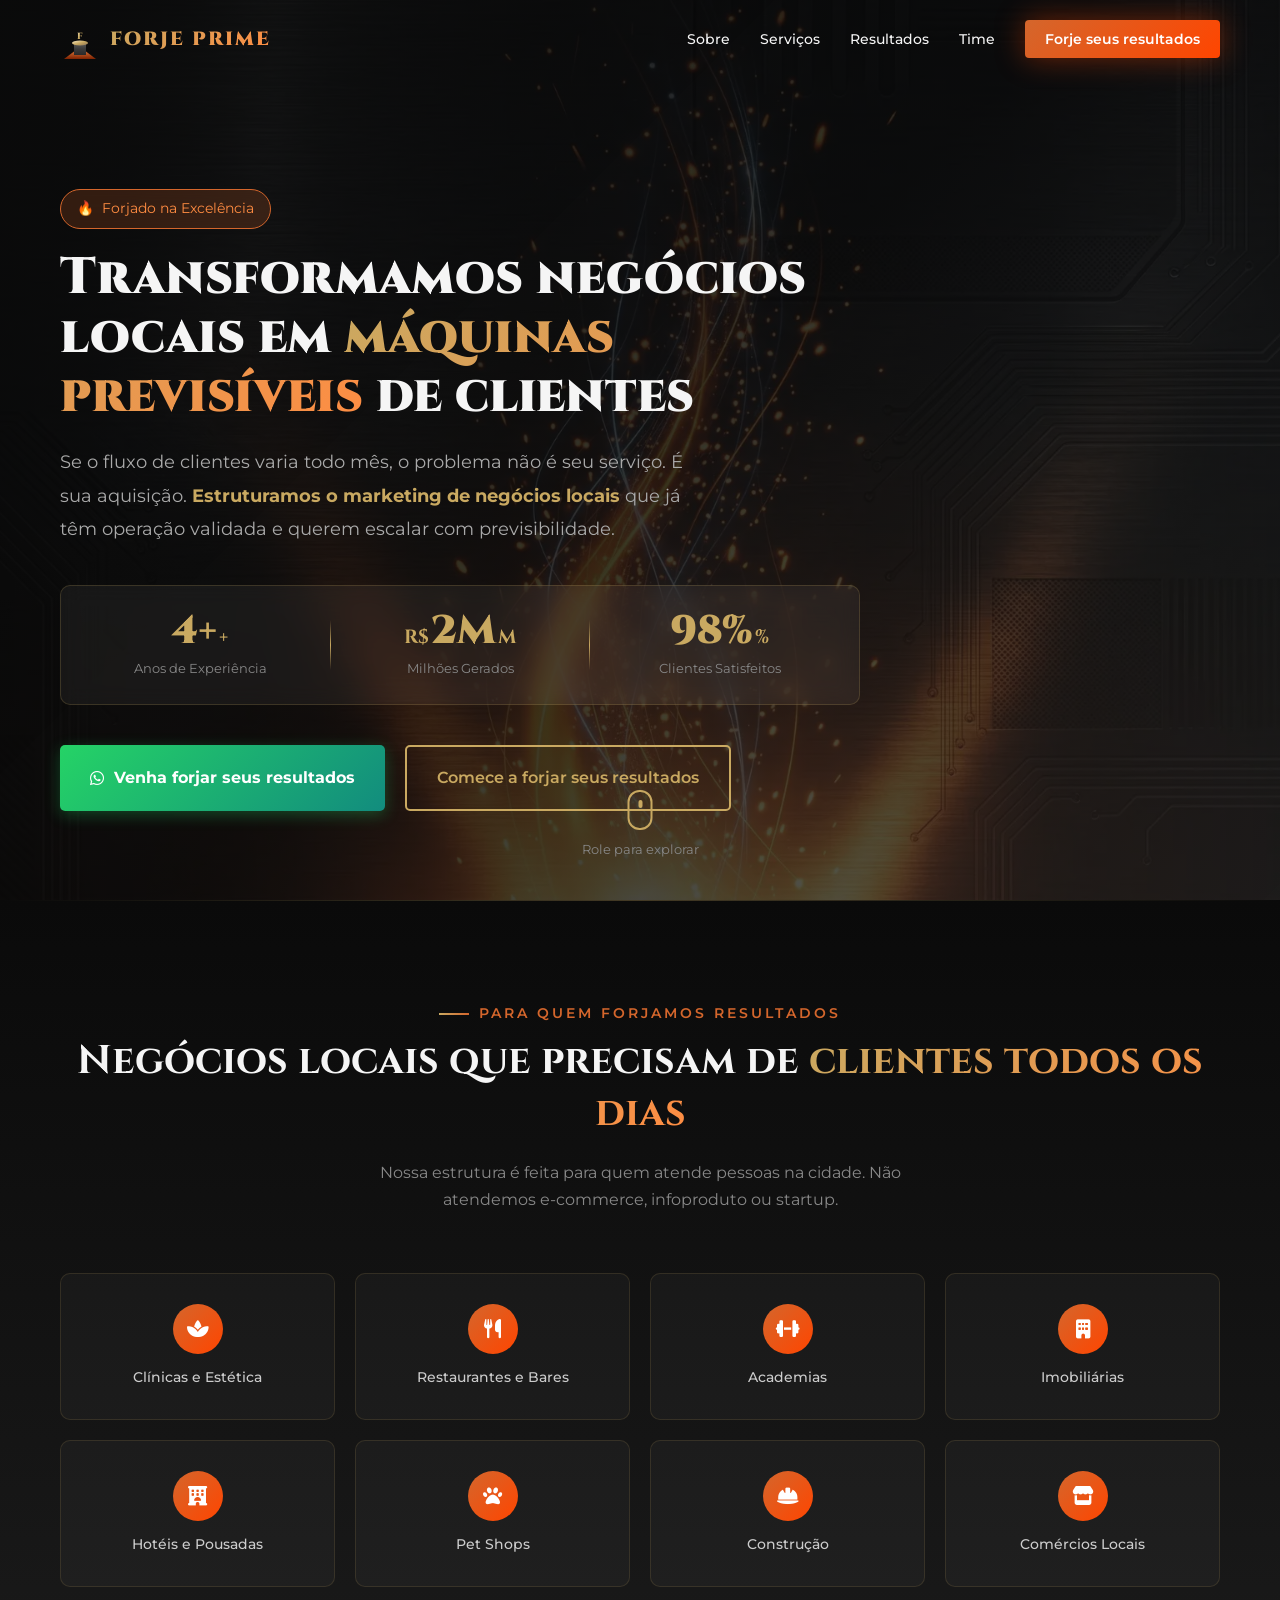
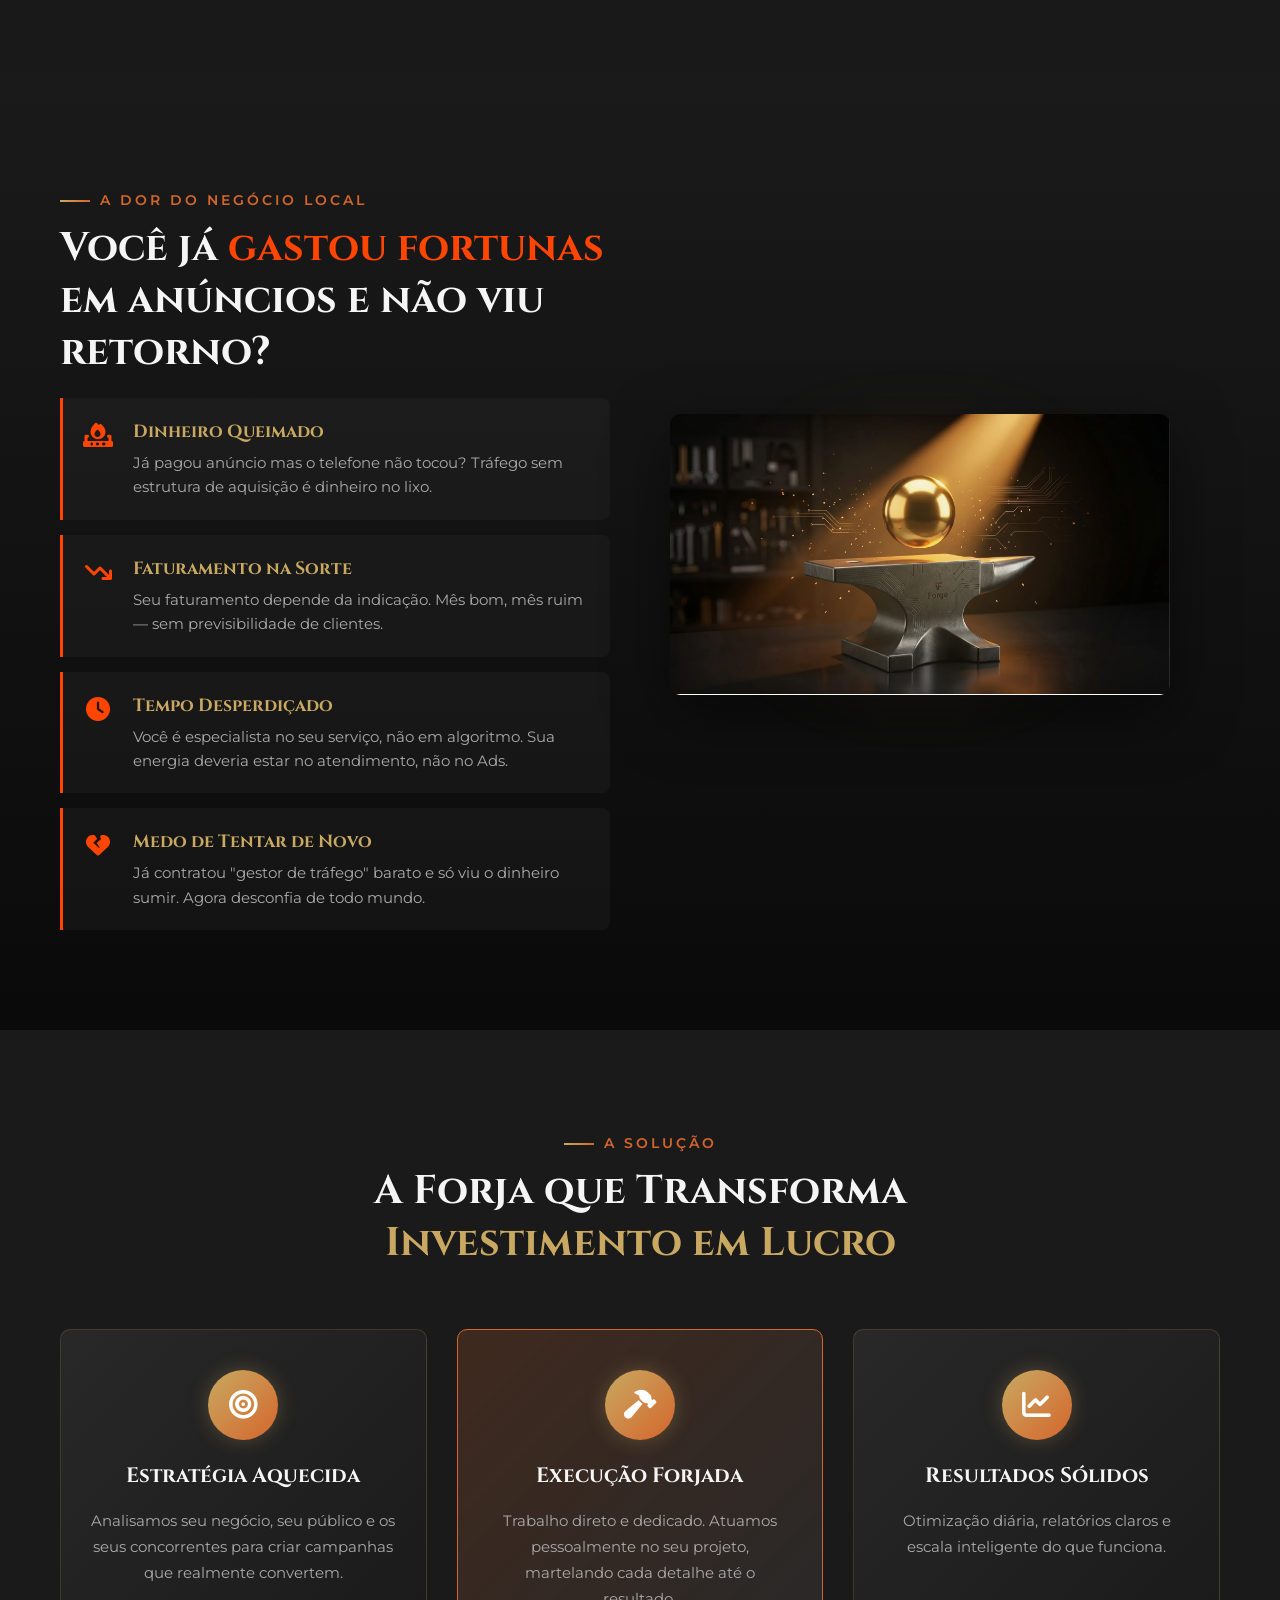
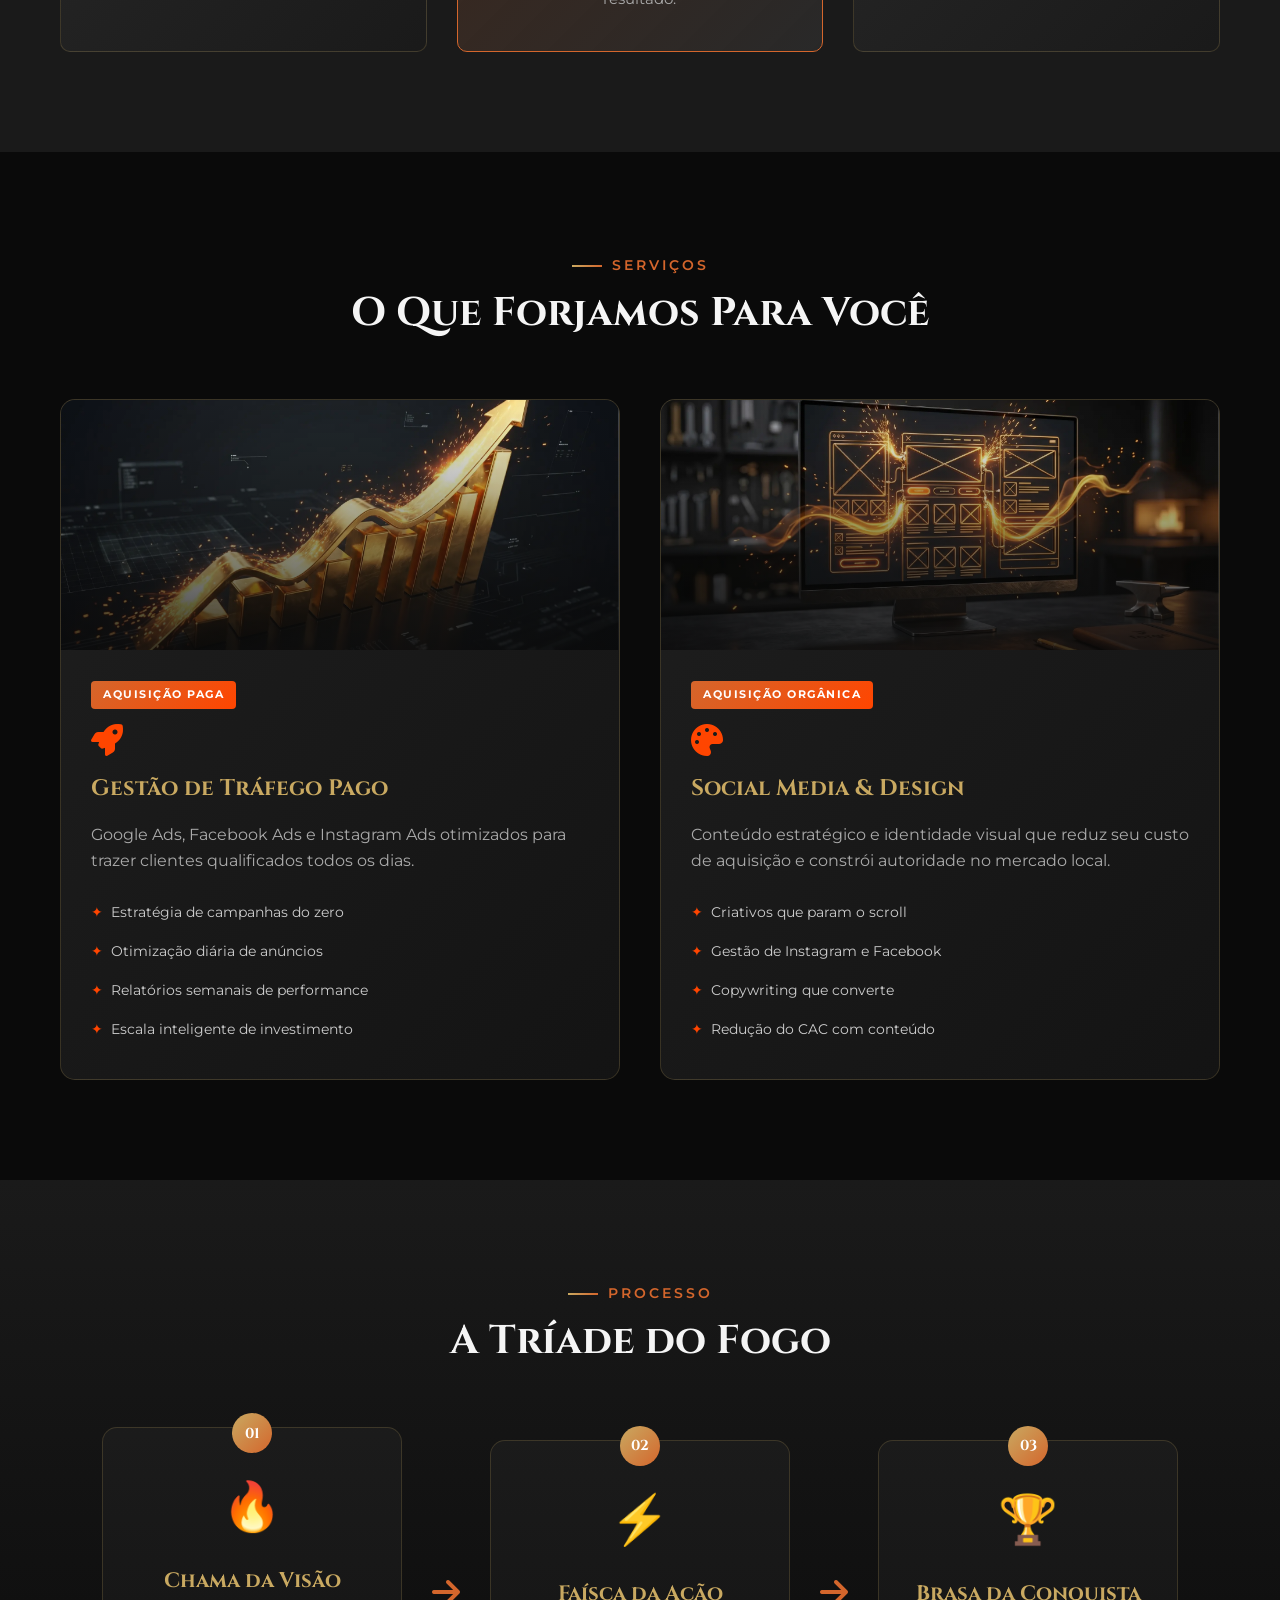
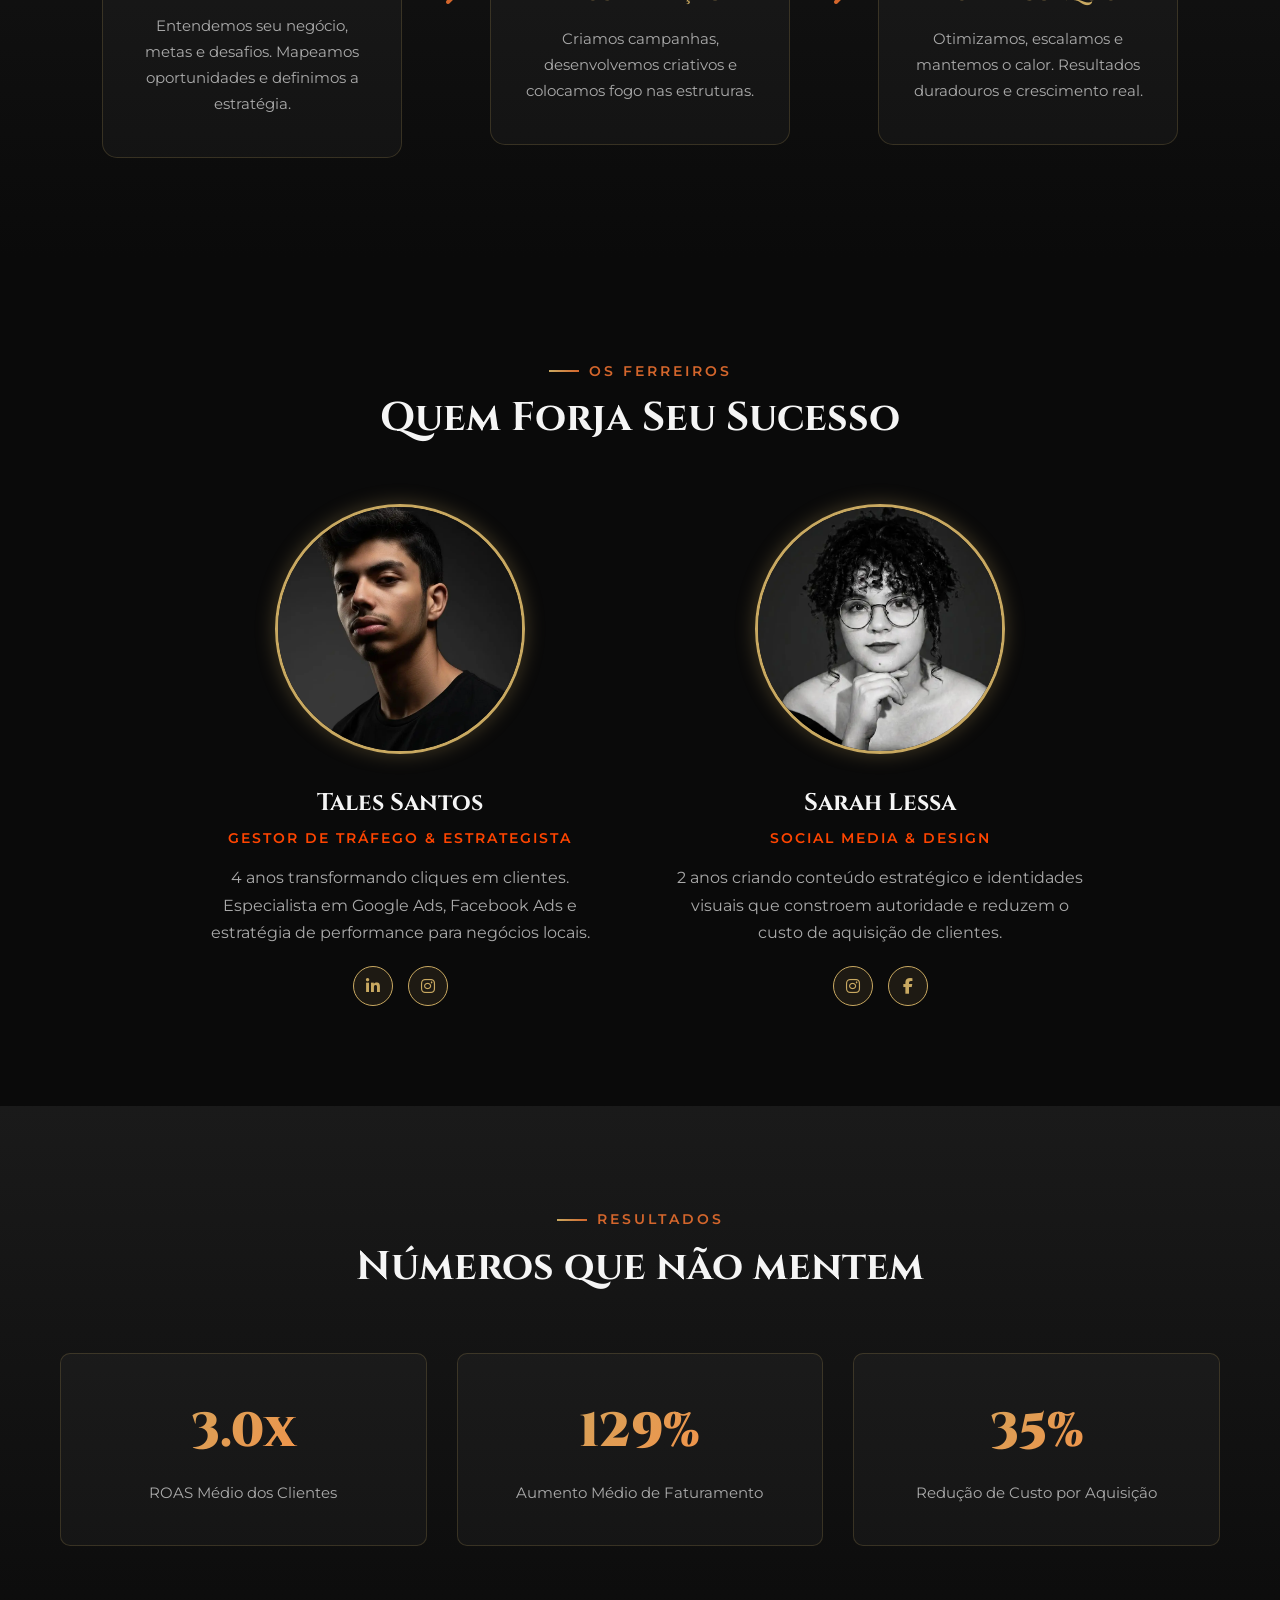
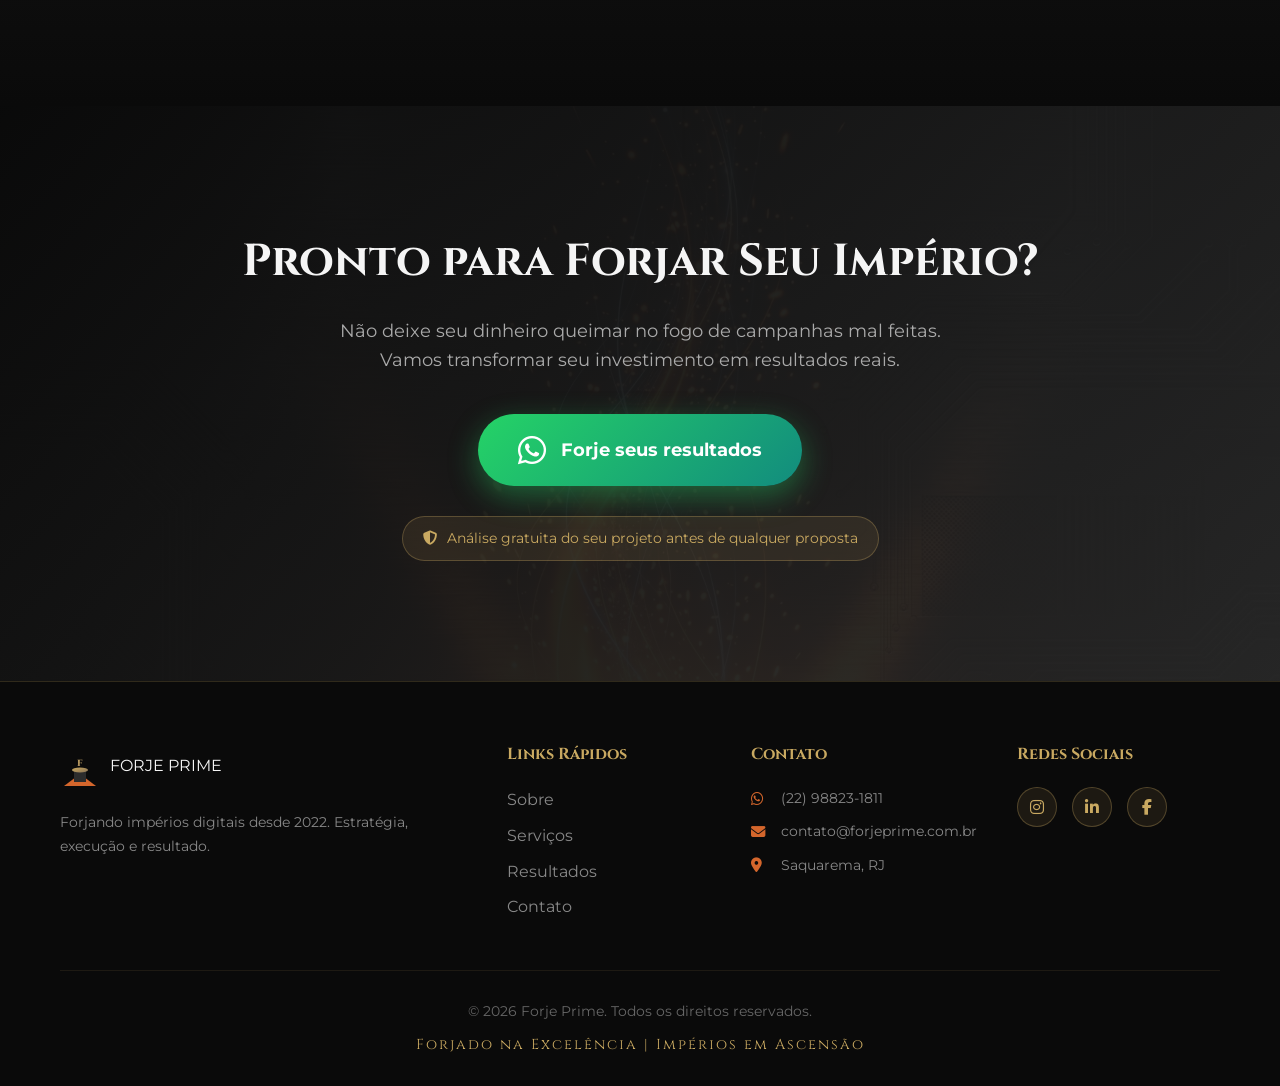
<file: index.html>
<!DOCTYPE html>
<html lang="pt-BR">
<head>
    <meta charset="UTF-8">
    <meta name="viewport" content="width=device-width, initial-scale=1.0, maximum-scale=1.0, user-scalable=no">
    <title>Forje Prime | Forjando Impérios</title>
    <meta name="description" content="Estruturamos o marketing de negócios locais para gerar clientes com previsibilidade. Tráfego pago, conteúdo estratégico e design que converte.">

    <!-- Preconnects críticos -->
    <link rel="preconnect" href="https://fonts.googleapis.com">
    <link rel="preconnect" href="https://fonts.gstatic.com" crossorigin>
    <link rel="preconnect" href="https://cdnjs.cloudflare.com" crossorigin>

    <!-- Fonts com display=swap -->
    <link href="https://fonts.googleapis.com/css2?family=Cinzel:wght@400;700;900&family=Montserrat:wght@300;400;600;800&family=Playfair+Display:ital,wght@0,700;1,700&display=swap" rel="stylesheet">

    <!-- Icons - async loading -->
    <link rel="preload" href="https://cdnjs.cloudflare.com/ajax/libs/font-awesome/6.4.0/css/all.min.css" as="style" onload="this.onload=null;this.rel='stylesheet'">
    <noscript><link rel="stylesheet" href="https://cdnjs.cloudflare.com/ajax/libs/font-awesome/6.4.0/css/all.min.css"></noscript>

    <!-- CSS - async loading (critical CSS is inlined below) -->
    <link rel="preload" href="style.css" as="style" onload="this.onload=null;this.rel='stylesheet'">
    <noscript><link rel="stylesheet" href="style.css"></noscript>

    <!-- Critical CSS inline -->
    <style>
        *,*::before,*::after{margin:0;padding:0;box-sizing:border-box}
        html{scroll-behavior:smooth;overflow-x:hidden}
        body{font-family:'Montserrat',sans-serif;background:#0A0A0A;color:#f5f5f5;line-height:1.6;overflow-x:hidden;opacity:0;animation:bodyFade .5s .1s forwards}
        @keyframes bodyFade{to{opacity:1}}
        .container{max-width:1200px;margin:0 auto;padding:0 20px}
        .navbar{position:fixed;top:0;width:100%;z-index:1000;padding:15px 0;background:transparent;transition:all .3s}
        .navbar.scrolled{background:rgba(10,10,10,.95);backdrop-filter:blur(10px);border-bottom:1px solid rgba(201,169,97,.2);padding:10px 0}
        .navbar .container{display:flex;justify-content:space-between;align-items:center}
        .logo{display:flex;align-items:center;gap:10px}
        .logo svg{width:40px;height:48px}
        .logo-text{font-family:'Cinzel',serif;font-weight:900;font-size:1.2rem;background:linear-gradient(135deg,#C9A961,#ff8c42);-webkit-background-clip:text;-webkit-text-fill-color:transparent;background-clip:text;letter-spacing:2px}
        .nav-links{display:flex;list-style:none;gap:30px;align-items:center}
        .nav-links a{color:#f5f5f5;text-decoration:none;font-weight:500;font-size:.9rem;transition:all .3s;position:relative}
        .nav-links a::after{content:'';position:absolute;bottom:-5px;left:0;width:0;height:2px;background:linear-gradient(90deg,#C9A961,#FF4500);transition:all .3s}
        .nav-links a:hover::after{width:100%}
        .nav-links a:hover{color:#C9A961}
        .nav-cta{background:linear-gradient(135deg,#D4662C,#FF4500);padding:10px 20px!important;border-radius:4px;color:#fff!important;font-weight:600!important;box-shadow:0 0 30px rgba(255,69,0,.4)}
        .mobile-menu-btn{display:none;background:none;border:none;color:#C9A961;font-size:1.5rem;cursor:pointer}
        .hero{position:relative;min-height:100vh;display:flex;align-items:center;overflow:hidden}
        .hero-bg{position:absolute;top:0;left:0;width:100%;height:100%;z-index:-2}
        .hero-bg img{width:100%;height:100%;object-fit:cover;opacity:.6}
        .hero-overlay{position:absolute;top:0;left:0;width:100%;height:100%;background:linear-gradient(135deg,rgba(10,10,10,.9) 0%,rgba(10,10,10,.7) 50%,rgba(44,44,44,.5) 100%);z-index:-1}
        .hero-content{padding-top:100px;max-width:850px}
        .hero-tag{display:inline-flex;align-items:center;gap:8px;background:rgba(212,102,44,.2);border:1px solid #D4662C;padding:8px 16px;border-radius:50px;font-size:.85rem;color:#ff8c42;margin-bottom:20px;backdrop-filter:blur(10px)}
        .hero-title{font-family:'Cinzel',serif;font-size:3.2rem;font-weight:900;line-height:1.15;margin-bottom:20px;color:#f5f5f5}
        .hero-subtitle{font-size:1.15rem;color:#aaa;margin-bottom:30px;max-width:650px;line-height:1.8}
        .hero-subtitle strong{color:#C9A961}
        .hero-stats{display:flex;align-items:center;justify-content:space-around;gap:30px;margin:40px 0;padding:25px 40px;background:rgba(255,255,255,.05);border:1px solid rgba(201,169,97,.2);border-radius:10px;backdrop-filter:blur(10px);width:100%;max-width:800px}
        .stat-item{text-align:center;flex:1;display:flex;flex-direction:column;align-items:center}
        .stat-row{display:flex;align-items:baseline;justify-content:center;gap:2px;line-height:1}
        .stat-prefix,.stat-suffix{font-family:'Cinzel',serif;font-size:1.2rem;color:#C9A961;font-weight:700}
        .stat-number{font-family:'Cinzel',serif;font-size:2.5rem;font-weight:900;color:#C9A961;display:inline;line-height:1}
        .stat-label{font-size:.8rem;color:#888;margin-top:8px;display:block}
        .stat-divider{width:1px;height:50px;background:linear-gradient(to bottom,transparent,#C9A961,transparent);flex-shrink:0}
        .hero-cta{display:flex;gap:20px;margin-top:30px}
        .btn-primary{display:inline-flex;align-items:center;gap:10px;background:linear-gradient(135deg,#25D366,#128C7E);color:#fff;padding:18px 30px;border-radius:5px;text-decoration:none;font-weight:700;font-size:1rem;transition:all .3s;box-shadow:0 4px 15px rgba(37,211,102,.3);border:none;cursor:pointer}
        .btn-primary:hover{transform:translateY(-3px);box-shadow:0 8px 25px rgba(37,211,102,.5)}
        .btn-secondary{display:inline-flex;align-items:center;gap:10px;background:transparent;color:#C9A961;padding:18px 30px;border-radius:5px;text-decoration:none;font-weight:600;font-size:1rem;border:2px solid #C9A961;transition:all .3s}
        .btn-secondary:hover{background:#C9A961;color:#0A0A0A;transform:translateY(-3px)}
        .scroll-indicator{position:absolute;bottom:40px;left:50%;transform:translateX(-50%);display:flex;flex-direction:column;align-items:center;gap:10px;color:#888;font-size:.8rem;animation:bounce 2s infinite}
        .mouse{width:25px;height:40px;border:2px solid #C9A961;border-radius:12px;position:relative}
        .wheel{width:4px;height:8px;background:#C9A961;border-radius:2px;position:absolute;top:8px;left:50%;transform:translateX(-50%);animation:scroll 2s infinite}
        @keyframes bounce{0%,100%{transform:translateX(-50%) translateY(0)}50%{transform:translateX(-50%) translateY(-10px)}}
        @keyframes scroll{0%{opacity:1;top:8px}100%{opacity:0;top:20px}}
        @media(max-width:768px){.mobile-menu-btn{display:block}.nav-links{position:fixed;top:70px;left:-100%;width:100%;height:calc(100vh - 70px);background:rgba(10,10,10,.98);flex-direction:column;padding:40px 0;transition:.3s}.nav-links.active{left:0}.hero-title{font-size:1.9rem}.hero-stats{flex-direction:column;padding:20px;gap:20px}.stat-divider{width:60%;height:1px;background:linear-gradient(90deg,transparent,#C9A961,transparent)}.stat-number{font-size:2.2rem}.hero-cta{flex-direction:column}.btn-primary,.btn-secondary{width:100%;justify-content:center}}
        @media(max-width:992px){.hero-title{font-size:2.5rem}}
    </style>

    <base target="_blank">
<base target="_blank">
</head>
<body>
    <!-- Google Tag Manager (deferred) -->
    <script defer>
        (function(w,d,s,l,i){w[l]=w[l]||[];w[l].push({'gtm.start':new Date().getTime(),event:'gtm.js'});var f=d.getElementsByTagName(s)[0],j=d.createElement(s),dl=l!='dataLayer'?'&l='+l:'';j.async=true;j.src='https://www.googletagmanager.com/gtm.js?id='+i+dl;f.parentNode.insertBefore(j,f);})(window,document,'script','dataLayer','GTM-K3TKJ8NL');
    </script>
    <noscript><iframe src="https://www.googletagmanager.com/ns.html?id=GTM-K3TKJ8NL" height="0" width="0" style="display:none;visibility:hidden" loading="lazy"></iframe></noscript>

    <!-- Google tag (gtag.js) - deferred -->
    <script defer src="https://www.googletagmanager.com/gtag/js?id=G-L6N52DJNLE"></script>
    <script defer>
        window.dataLayer=window.dataLayer||[];function gtag(){dataLayer.push(arguments);}gtag('js',new Date());gtag('config','G-L6N52DJNLE');
    </script>

    <!-- Navigation -->
    <nav class="navbar" id="navbar">
        <div class="container">
            <div class="logo">
                <svg viewBox="0 0 200 240" xmlns="http://www.w3.org/2000/svg" width="40" height="48">
                    <defs>
                        <linearGradient id="goldGrad" x1="0%" y1="0%" x2="100%" y2="100%">
                            <stop offset="0%" style="stop-color:#f4e5c2"/>
                            <stop offset="50%" style="stop-color:#c9a961"/>
                            <stop offset="100%" style="stop-color:#8b7355"/>
                        </linearGradient>
                        <linearGradient id="metalGrad" x1="0%" y1="0%" x2="0%" y2="100%">
                            <stop offset="0%" style="stop-color:#5a5a5a"/>
                            <stop offset="50%" style="stop-color:#3a3a3a"/>
                            <stop offset="100%" style="stop-color:#2a2a2a"/>
                        </linearGradient>
                        <linearGradient id="fireBaseGrad" x1="0%" y1="100%" x2="0%" y2="0%">
                            <stop offset="0%" style="stop-color:#8b2500"/>
                            <stop offset="50%" style="stop-color:#d4662c"/>
                            <stop offset="100%" style="stop-color:#ff8c42"/>
                        </linearGradient>
                    </defs>
                    <path d="M 20 220 L 100 160 L 180 220 Z" fill="url(#fireBaseGrad)" opacity="0.9"/>
                    <rect x="70" y="140" width="60" height="60" fill="url(#metalGrad)"/>
                    <ellipse cx="100" cy="140" rx="40" ry="12" fill="url(#goldGrad)"/>
                    <text x="100" y="118" font-family="Cinzel" font-weight="900" font-size="45" fill="url(#goldGrad)" text-anchor="middle">F</text>
                </svg>
                <span class="logo-text">FORJE PRIME</span>
            </div>

            <button class="mobile-menu-btn" id="mobileMenuBtn" aria-label="Menu">
                <i class="fas fa-bars"></i>
            </button>

            <ul class="nav-links" id="navLinks">
                <li><a href="#sobre">Sobre</a></li>
                <li><a href="#servicos">Serviços</a></li>
                <li><a href="#depoimentos">Resultados</a></li>
                <li><a href="#time">Time</a></li>
                <li><a href="qualificacao.html" class="nav-cta" onclick="gtag('event','click_qualificacao',{'event_category':'conversion','event_label':'nav_header','value':1});">Forje seus resultados</a></li>
            </ul>
        </div>
    </nav>

    <!-- Hero Section -->
    <section class="hero" id="home">
        <div class="hero-bg">
            <img src="img/hero.webp" alt="Forje Prime Background" width="1920" height="1080" fetchpriority="high" decoding="async" onerror="this.src='img/hero.png'">
        </div>
        <div class="hero-overlay"></div>

        <div class="container">
            <div class="hero-content">
                <div class="hero-tag">
                    <span class="fire-icon">&#128293;</span>
                    <span>Forjado na Excelência</span>
                </div>

                <h1 class="hero-title">
                    Transformamos negócios locais em <span class="highlight">máquinas previsíveis</span> de clientes
                </h1>

                <p class="hero-subtitle">
                    Se o fluxo de clientes varia todo mês, o problema não é seu serviço. É sua aquisição. 
                    <strong>Estruturamos o marketing de negócios locais</strong> que já têm operação validada e querem escalar com previsibilidade.
                </p>

                <div class="hero-stats">
                    <div class="stat-item">
                        <div class="stat-row">
                            <span class="stat-number" data-count="4">0</span>
                            <span class="stat-suffix">+</span>
                        </div>
                        <span class="stat-label">Anos de Experiência</span>
                    </div>
                    <div class="stat-divider"></div>
                    <div class="stat-item">
                        <div class="stat-row">
                            <span class="stat-prefix">R$</span>
                            <span class="stat-number" data-count="2">0</span>
                            <span class="stat-suffix">M</span>
                        </div>
                        <span class="stat-label">Milhões Gerados</span>
                    </div>
                    <div class="stat-divider"></div>
                    <div class="stat-item">
                        <div class="stat-row">
                            <span class="stat-number" data-count="98">0</span>
                            <span class="stat-suffix">%</span>
                        </div>
                        <span class="stat-label">Clientes Satisfeitos</span>
                    </div>
                </div>

                <div class="hero-cta">
                    <a href="qualificacao.html" class="btn-primary" onclick="gtag('event','click_qualificacao',{'event_category':'conversion','event_label':'hero_principal','value':1});">
                        <i class="fab fa-whatsapp"></i>
                        Venha forjar seus resultados
                    </a>
                    <a href="#sobre" class="btn-secondary">Comece a forjar seus resultados</a>
                </div>
            </div>
        </div>

        <div class="scroll-indicator">
            <div class="mouse">
                <div class="wheel"></div>
            </div>
            <span>Role para explorar</span>
        </div>
    </section>

    <!-- Nichos Section -->
    <section class="niches-section" id="nichos">
        <div class="container">
            <div class="section-header">
                <span class="section-tag">Para Quem Forjamos Resultados</span>
                <h2 class="section-title">Negócios locais que precisam de <span class="highlight">clientes todos os dias</span></h2>
                <p class="section-subtitle">Nossa estrutura é feita para quem atende pessoas na cidade. Não atendemos e-commerce, infoproduto ou startup.</p>
            </div>

            <div class="niches-carousel-wrapper">
                <div class="niches-carousel-track" id="nichesTrack">
                    <div class="niche-item">
                        <div class="niche-icon"><i class="fas fa-spa"></i></div>
                        <span>Clínicas e Estética</span>
                    </div>
                    <div class="niche-item">
                        <div class="niche-icon"><i class="fas fa-utensils"></i></div>
                        <span>Restaurantes e Bares</span>
                    </div>
                    <div class="niche-item">
                        <div class="niche-icon"><i class="fas fa-dumbbell"></i></div>
                        <span>Academias</span>
                    </div>
                    <div class="niche-item">
                        <div class="niche-icon"><i class="fas fa-building"></i></div>
                        <span>Imobiliárias</span>
                    </div>
                    <div class="niche-item">
                        <div class="niche-icon"><i class="fas fa-hotel"></i></div>
                        <span>Hotéis e Pousadas</span>
                    </div>
                    <div class="niche-item">
                        <div class="niche-icon"><i class="fas fa-paw"></i></div>
                        <span>Pet Shops</span>
                    </div>
                    <div class="niche-item">
                        <div class="niche-icon"><i class="fas fa-hard-hat"></i></div>
                        <span>Construção</span>
                    </div>
                    <div class="niche-item">
                        <div class="niche-icon"><i class="fas fa-store"></i></div>
                        <span>Comércios Locais</span>
                    </div>
                </div>
                <div class="carousel-dots" id="nichesDots"></div>
            </div>
        </div>
    </section>

    <!-- Pain Section -->
    <section class="pain-section" id="dor">
        <div class="container">
            <div class="pain-grid">
                <div class="pain-visual mobile-first">
                    <div class="anvil-container">
                        <img src="img/cases.webp" alt="Bigorna Forje Prime" width="500" height="500" loading="lazy" decoding="async" onerror="this.src='img/cases.png'">
                        <div class="glow-effect"></div>
                    </div>
                </div>

                <div class="pain-content">
                    <span class="section-tag">A Dor do Negócio Local</span>
                    <h2 class="section-title">
                        Você já <span class="text-fire">gastou fortunas</span> em anúncios 
                        e não viu retorno?
                    </h2>

                    <div class="pain-points">
                        <div class="pain-item">
                            <i class="fas fa-fire-burner"></i>
                            <div>
                                <h3>Dinheiro Queimado</h3>
                                <p>Já pagou anúncio mas o telefone não tocou? Tráfego sem estrutura de aquisição é dinheiro no lixo.</p>
                            </div>
                        </div>

                        <div class="pain-item">
                            <i class="fas fa-arrow-trend-down"></i>
                            <div>
                                <h3>Faturamento na Sorte</h3>
                                <p>Seu faturamento depende da indicação. Mês bom, mês ruim — sem previsibilidade de clientes.</p>
                            </div>
                        </div>

                        <div class="pain-item">
                            <i class="fas fa-clock"></i>
                            <div>
                                <h3>Tempo Desperdiçado</h3>
                                <p>Você é especialista no seu serviço, não em algoritmo. Sua energia deveria estar no atendimento, não no Ads.</p>
                            </div>
                        </div>

                        <div class="pain-item">
                            <i class="fas fa-heart-crack"></i>
                            <div>
                                <h3>Medo de Tentar de Novo</h3>
                                <p>Já contratou "gestor de tráfego" barato e só viu o dinheiro sumir. Agora desconfia de todo mundo.</p>
                            </div>
                        </div>
                    </div>
                </div>

                <div class="pain-visual desktop-only">
                    <div class="anvil-container">
                        <img src="img/cases.webp" alt="Bigorna Forje Prime" width="500" height="500" loading="lazy" decoding="async" onerror="this.src='img/cases.png'">
                        <div class="glow-effect"></div>
                    </div>
                </div>
            </div>
        </div>
    </section>

    <!-- Solution Section -->
    <section class="solution-section" id="sobre">
        <div class="container">
            <div class="solution-header">
                <span class="section-tag">A Solução</span>
                <h2 class="section-title">
                    A Forja que Transforma 
                    <span class="text-gold">Investimento em Lucro</span>
                </h2>
            </div>

            <div class="solution-grid">
                <div class="solution-card">
                    <div class="solution-icon">
                        <i class="fas fa-bullseye"></i>
                    </div>
                    <h3>Estratégia Aquecida</h3>
                    <p>Analisamos seu negócio, seu público e os seus concorrentes para criar campanhas que realmente convertem.</p>
                </div>

                <div class="solution-card featured">
                    <div class="solution-icon">
                        <i class="fas fa-hammer"></i>
                    </div>
                    <h3>Execução Forjada</h3>
                    <p>Trabalho direto e dedicado. Atuamos pessoalmente no seu projeto, martelando cada detalhe até o resultado.</p>
                </div>

                <div class="solution-card">
                    <div class="solution-icon">
                        <i class="fas fa-chart-line"></i>
                    </div>
                    <h3>Resultados Sólidos</h3>
                    <p>Otimização diária, relatórios claros e escala inteligente do que funciona.</p>
                </div>
            </div>
        </div>
    </section>

    <!-- Services Section -->
    <section class="services-section" id="servicos">
        <div class="container">
            <div class="section-header">
                <span class="section-tag">Serviços</span>
                <h2 class="section-title">O Que Forjamos Para Você</h2>
            </div>

            <div class="services-grid">
                <div class="service-card">
                    <div class="service-image">
                        <img src="img/performance.webp" alt="Gestão de Tráfego" width="600" height="250" loading="lazy" decoding="async" onerror="this.src='img/performance.png'">
                        <div class="service-overlay"></div>
                    </div>
                    <div class="service-content">
                        <div class="service-badge">AQUISIÇÃO PAGA</div>
                        <i class="fas fa-rocket"></i>
                        <h3>Gestão de Tráfego Pago</h3>
                        <p>Google Ads, Facebook Ads e Instagram Ads otimizados para trazer clientes qualificados todos os dias.</p>
                        <ul>
                            <li>Estratégia de campanhas do zero</li>
                            <li>Otimização diária de anúncios</li>
                            <li>Relatórios semanais de performance</li>
                            <li>Escala inteligente de investimento</li>
                        </ul>
                    </div>
                </div>

                <div class="service-card">
                    <div class="service-image">
                        <img src="img/design.webp" alt="Aquisição Orgânica e Design" width="600" height="250" loading="lazy" decoding="async" onerror="this.src='img/design.png'">
                        <div class="service-overlay"></div>
                    </div>
                    <div class="service-content">
                        <div class="service-badge">AQUISIÇÃO ORGÂNICA</div>
                        <i class="fas fa-palette"></i>
                        <h3>Social Media & Design</h3>
                        <p>Conteúdo estratégico e identidade visual que reduz seu custo de aquisição e constrói autoridade no mercado local.</p>
                        <ul>
                            <li>Criativos que param o scroll</li>
                            <li>Gestão de Instagram e Facebook</li>
                            <li>Copywriting que converte</li>
                            <li>Redução do CAC com conteúdo</li>
                        </ul>
                    </div>
                </div>
            </div>
        </div>
    </section>

    <!-- Process Section -->
    <section class="process-section" id="processo">
        <div class="container">
            <div class="section-header">
                <span class="section-tag">Processo</span>
                <h2 class="section-title">A Tríade do Fogo</h2>
            </div>

            <div class="process-timeline">
                <div class="process-step">
                    <div class="step-number">01</div>
                    <div class="step-icon">&#128293;</div>
                    <h3>Chama da Visão</h3>
                    <p>Entendemos seu negócio, metas e desafios. Mapeamos oportunidades e definimos a estratégia.</p>
                </div>

                <div class="process-arrow">
                    <i class="fas fa-arrow-right"></i>
                </div>

                <div class="process-step">
                    <div class="step-number">02</div>
                    <div class="step-icon">&#9889;</div>
                    <h3>Faísca da Ação</h3>
                    <p>Criamos campanhas, desenvolvemos criativos e colocamos fogo nas estruturas.</p>
                </div>

                <div class="process-arrow">
                    <i class="fas fa-arrow-right"></i>
                </div>

                <div class="process-step">
                    <div class="step-number">03</div>
                    <div class="step-icon">&#127942;</div>
                    <h3>Brasa da Conquista</h3>
                    <p>Otimizamos, escalamos e mantemos o calor. Resultados duradouros e crescimento real.</p>
                </div>
            </div>
        </div>
    </section>

    <!-- Team Section -->
    <section class="team-section" id="time">
        <div class="container">
            <div class="section-header">
                <span class="section-tag">Os Ferreiros</span>
                <h2 class="section-title">Quem Forja Seu Sucesso</h2>
            </div>

            <div class="team-grid">
                <div class="team-card">
                    <div class="team-photo">
                        <img src="img/tales.webp" alt="Tales Santos" width="250" height="250" loading="lazy" decoding="async" onerror="this.src='img/tales.jpeg'">
                        <div class="team-glow"></div>
                    </div>
                    <div class="team-info">
                        <h3>Tales Santos</h3>
                        <span class="team-role">Gestor de Tráfego & Estrategista</span>
                        <p>4 anos transformando cliques em clientes. Especialista em Google Ads, Facebook Ads e estratégia de performance para negócios locais.</p>
                        <div class="team-social">
                            <a href="#" target="_blank" aria-label="LinkedIn"><i class="fab fa-linkedin-in"></i></a>
                            <a href="#" target="_blank" aria-label="Instagram"><i class="fab fa-instagram"></i></a>
                        </div>
                    </div>
                </div>

                <div class="team-card">
                    <div class="team-photo">
                        <img src="img/sarah.webp" alt="Sarah Lessa" width="250" height="250" loading="lazy" decoding="async" onerror="this.src='img/sarah.jpeg'">
                        <div class="team-glow"></div>
                    </div>
                    <div class="team-info">
                        <h3>Sarah Lessa</h3>
                        <span class="team-role">Social Media & Design</span>
                        <p>2 anos criando conteúdo estratégico e identidades visuais que constroem autoridade e reduzem o custo de aquisição de clientes.</p>
                        <div class="team-social">
                            <a href="#" target="_blank" aria-label="Instagram"><i class="fab fa-instagram"></i></a>
                            <a href="#" target="_blank" aria-label="Facebook"><i class="fab fa-facebook-f"></i></a>
                        </div>
                    </div>
                </div>
            </div>
        </div>
    </section>

    <!-- Results Section -->
    <section class="results-section" id="resultados">
        <div class="container">
            <div class="results-header">
                <span class="section-tag">Resultados</span>
                <h2 class="section-title">Números que não mentem</h2>
            </div>

            <div class="results-grid">
                <div class="result-card">
                    <div class="result-number">
                        <span class="counter" data-target="3.5">0</span>x
                    </div>
                    <p class="result-label">ROAS Médio dos Clientes</p>
                </div>

                <div class="result-card">
                    <div class="result-number">
                        <span class="counter" data-target="150">0</span>%
                    </div>
                    <p class="result-label">Aumento Médio de Faturamento</p>
                </div>

                <div class="result-card">
                    <div class="result-number">
                        <span class="counter" data-target="40">0</span>%
                    </div>
                    <p class="result-label">Redução de Custo por Aquisição</p>
                </div>
            </div>
        </div>
    </section>

    <!-- CTA Section -->
    <section class="cta-section" id="contato">
        <div class="cta-bg">
            <img src="img/hero.webp" alt="Background" width="1920" height="1080" loading="lazy" decoding="async" onerror="this.src='img/hero.png'">
        </div>
        <div class="cta-overlay"></div>

        <div class="container">
            <div class="cta-content">
                <h2>Pronto para Forjar Seu Império?</h2>
                <p>Não deixe seu dinheiro queimar no fogo de campanhas mal feitas. <br>
                   Vamos transformar seu investimento em resultados reais.</p>

                <div class="cta-buttons">
                    <a href="qualificacao.html" class="btn-cta-large" onclick="gtag('event','click_qualificacao',{'event_category':'conversion','event_label':'cta_final','value':1});">
                        <i class="fab fa-whatsapp"></i>
                        <span>
                            <strong>Forje seus resultados</strong>
                        </span>
                    </a>
                </div>

                <div class="cta-guarantee">
                    <i class="fas fa-shield-alt"></i>
                    <span>Análise gratuita do seu projeto antes de qualquer proposta</span>
                </div>
            </div>
        </div>
    </section>

    <!-- Footer -->
    <footer class="footer">
        <div class="container">
            <div class="footer-grid">
                <div class="footer-brand">
                    <div class="logo">
                        <svg viewBox="0 0 200 240" xmlns="http://www.w3.org/2000/svg" width="60" height="72">
                            <defs>
                                <linearGradient id="goldGradFooter" x1="0%" y1="0%" x2="100%" y2="100%">
                                    <stop offset="0%" style="stop-color:#c9a961"/>
                                    <stop offset="100%" style="stop-color:#8b7355"/>
                                </linearGradient>
                            </defs>
                            <path d="M 20 220 L 100 160 L 180 220 Z" fill="#d4662c"/>
                            <rect x="70" y="140" width="60" height="60" fill="#2c2c2c"/>
                            <ellipse cx="100" cy="140" rx="40" ry="12" fill="url(#goldGradFooter)"/>
                            <text x="100" y="118" font-family="Cinzel" font-weight="900" font-size="45" fill="url(#goldGradFooter)" text-anchor="middle">F</text>
                        </svg>
                        <span>FORJE PRIME</span>
                    </div>
                    <p>Forjando impérios digitais desde 2022. Estratégia, execução e resultado.</p>
                </div>

                <div class="footer-links">
                    <h4>Links Rápidos</h4>
                    <ul>
                        <li><a href="#sobre">Sobre</a></li>
                        <li><a href="#servicos">Serviços</a></li>
                        <li><a href="#depoimentos">Resultados</a></li>
                        <li><a href="#contato">Contato</a></li>
                    </ul>
                </div>

                <div class="footer-contact">
                    <h4>Contato</h4>
                    <p><i class="fab fa-whatsapp"></i> (22) 98823-1811</p>
                    <p><i class="fas fa-envelope"></i> contato@forjeprime.com.br</p>
                    <p><i class="fas fa-map-marker-alt"></i> Saquarema, RJ</p>
                </div>

                <div class="footer-social">
                    <h4>Redes Sociais</h4>
                    <div class="social-links">
                        <a href="#" target="_blank" aria-label="Instagram"><i class="fab fa-instagram"></i></a>
                        <a href="#" target="_blank" aria-label="LinkedIn"><i class="fab fa-linkedin-in"></i></a>
                        <a href="#" target="_blank" aria-label="Facebook"><i class="fab fa-facebook-f"></i></a>
                    </div>
                </div>
            </div>

            <div class="footer-bottom">
                <p>&copy; 2026 Forje Prime. Todos os direitos reservados.</p>
                <p class="footer-tagline">Forjado na Excelência | Impérios em Ascensão</p>
            </div>
        </div>
    </footer>

    <!-- WhatsApp Float Button -->
    <a href="qualificacao.html" class="whatsapp-float" id="whatsappFloat" onclick="gtag('event','click_qualificacao',{'event_category':'conversion','event_label':'float_button','value':1});">
        <i class="fab fa-whatsapp"></i>
        <span class="whatsapp-tooltip">Fale conosco!</span>
    </a>

    <script src="script.js" defer></script>
</body>
</html>
</file>
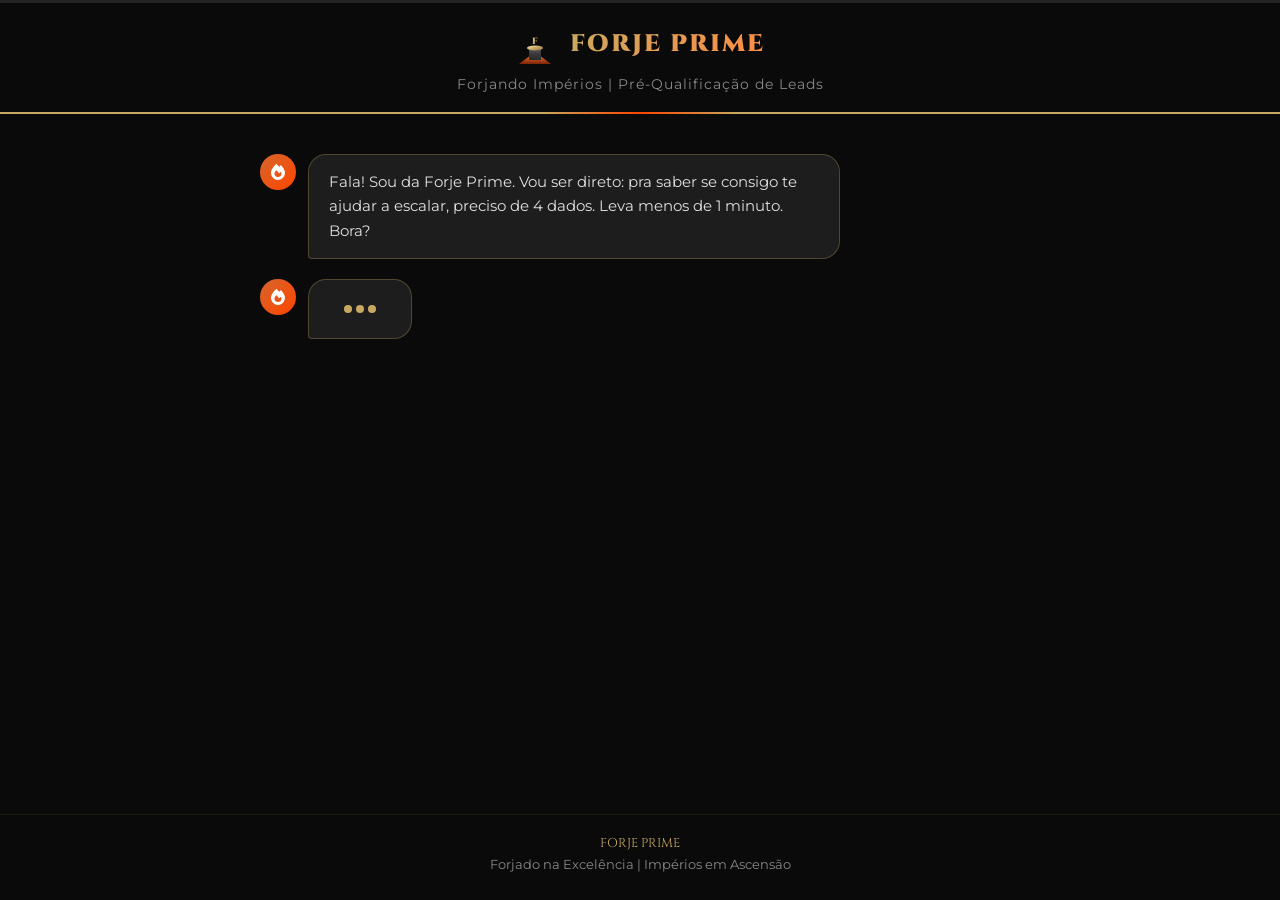
<file: qualificacao.html>
<!DOCTYPE html>
<html lang="pt-BR">
<head>
    <meta charset="UTF-8">
    <meta name="viewport" content="width=device-width, initial-scale=1.0, maximum-scale=1.0, user-scalable=no">
    <title>Forje Prime | Pré-Qualificação</title>
    <meta name="description" content="Pré-qualificação para novos clientes Forje Prime - Gestão de Tráfego e Design">

    <link rel="preconnect" href="https://fonts.googleapis.com">
    <link rel="preconnect" href="https://fonts.gstatic.com" crossorigin>
    <link href="https://fonts.googleapis.com/css2?family=Cinzel:wght@400;700;900&family=Montserrat:wght@300;400;600;800&display=swap" rel="stylesheet">
    <link rel="preload" href="https://cdnjs.cloudflare.com/ajax/libs/font-awesome/6.4.0/css/all.min.css" as="style" onload="this.onload=null;this.rel='stylesheet'">
    <noscript><link rel="stylesheet" href="https://cdnjs.cloudflare.com/ajax/libs/font-awesome/6.4.0/css/all.min.css"></noscript>

    <style>
        :root{--ouro-forjado:#C9A961;--ouro-claro:#f4e5c2;--chama-viva:#FF4500;--brasa-profunda:#D4662C;--brasa-clara:#ff8c42;--carvao-ardente:#0A0A0A;--metal-escuro:#1a1a1a;--cinza-texto:#e0e0e0;--cinza-medio:#888;--erro:#ff4444}
        *{margin:0;padding:0;box-sizing:border-box}
        html{scroll-behavior:smooth;overflow-x:hidden;scrollbar-width:thin;scrollbar-color:var(--brasa-profunda) var(--carvao-ardente)}
        body{font-family:'Montserrat',sans-serif;background:var(--carvao-ardente);color:var(--cinza-texto);min-height:100vh;display:flex;flex-direction:column;overflow-x:hidden}
        .header{background:rgba(10,10,10,.95);border-bottom:2px solid var(--ouro-forjado);padding:20px 0;text-align:center;position:relative;z-index:10;flex-shrink:0}
        .header::after{content:'';position:absolute;bottom:-2px;left:50%;transform:translateX(-50%);width:200px;height:2px;background:linear-gradient(90deg,transparent,var(--chama-viva),transparent)}
        .logo-container{display:flex;align-items:center;justify-content:center;gap:15px}
        .logo-icon{width:40px;height:48px}
        .logo-text{font-family:'Cinzel',serif;font-weight:900;font-size:1.5rem;background:linear-gradient(135deg,var(--ouro-forjado),var(--brasa-clara));-webkit-background-clip:text;-webkit-text-fill-color:transparent;background-clip:text;letter-spacing:2px}
        .header-subtitle{color:var(--cinza-medio);font-size:.85rem;margin-top:8px;letter-spacing:1px}
        .chat-container{flex:1;max-width:800px;width:100%;margin:0 auto;padding:40px 20px;display:flex;flex-direction:column;gap:20px;overflow-y:auto;max-height:calc(100vh - 200px);scroll-behavior:smooth;scrollbar-width:thin;scrollbar-color:var(--brasa-profunda) rgba(255,255,255,.03)}
        .chat-container::-webkit-scrollbar{width:6px}
        .chat-container::-webkit-scrollbar-track{background:rgba(255,255,255,.03);border-radius:3px;margin:4px 0}
        .chat-container::-webkit-scrollbar-thumb{background:linear-gradient(180deg,var(--brasa-profunda),var(--ouro-forjado));border-radius:3px}
        .message{display:flex;align-items:flex-start;gap:12px;opacity:0;transform:translateY(20px);animation:fadeInUp .5s forwards;flex-shrink:0}
        .message.bot{align-self:flex-start}
        .message.user{align-self:flex-end;flex-direction:row-reverse}
        .message.error{align-self:flex-start;padding-left:48px}
        .message.error .message-bubble{background:rgba(255,68,68,.1);border:1px solid rgba(255,68,68,.4);color:#ff8888;font-size:.85rem;padding:10px 16px}
        .message-avatar{width:36px;height:36px;border-radius:50%;display:flex;align-items:center;justify-content:center;flex-shrink:0;font-size:1rem}
        .message.bot .message-avatar{background:linear-gradient(135deg,var(--brasa-profunda),var(--chama-viva));color:white}
        .message.user .message-avatar{background:linear-gradient(135deg,var(--ouro-forjado),var(--brasa-clara));color:var(--carvao-ardente)}
        .message-bubble{max-width:70%;padding:15px 20px;border-radius:18px;font-size:.95rem;line-height:1.6;position:relative}
        .message.bot .message-bubble{background:rgba(255,255,255,.08);border:1px solid rgba(201,169,97,.3);color:var(--cinza-texto);border-bottom-left-radius:4px}
        .message.user .message-bubble{background:linear-gradient(135deg,var(--ouro-forjado),var(--brasa-profunda));color:white;border-bottom-right-radius:4px}
        .options-container{display:flex;flex-wrap:wrap;gap:10px;margin-top:10px;padding-left:48px;flex-shrink:0;animation:fadeInUp .3s forwards}
        .option-btn{background:linear-gradient(135deg,var(--brasa-profunda),var(--chama-viva));color:white;border:none;padding:12px 24px;border-radius:25px;cursor:pointer;font-family:'Montserrat',sans-serif;font-weight:600;font-size:.9rem;transition:all .3s;box-shadow:0 4px 15px rgba(212,102,44,.3)}
        .option-btn:hover{transform:translateY(-2px);box-shadow:0 6px 20px rgba(212,102,44,.5)}
        .input-container{display:none;align-items:center;gap:10px;margin-top:10px;padding-left:48px;animation:fadeInUp .3s forwards;flex-shrink:0}
        .input-field{flex:1;background:rgba(255,255,255,.05);border:1px solid rgba(201,169,97,.3);border-radius:25px;padding:12px 20px;color:white;font-family:'Montserrat',sans-serif;font-size:.95rem;outline:none;transition:all .3s}
        .input-field:focus{border-color:var(--ouro-forjado);box-shadow:0 0 10px rgba(201,169,97,.2)}
        .input-field::placeholder{color:var(--cinza-medio)}
        .input-field.erro{border-color:var(--erro);box-shadow:0 0 10px rgba(255,68,68,.2)}
        .send-btn{width:45px;height:45px;border-radius:50%;background:linear-gradient(135deg,var(--ouro-forjado),var(--brasa-clara));border:none;color:var(--carvao-ardente);cursor:pointer;display:flex;align-items:center;justify-content:center;transition:all .3s;flex-shrink:0}
        .send-btn:hover{transform:scale(1.1);box-shadow:0 0 20px rgba(201,169,97,.4)}
        .progress-container{position:fixed;top:0;left:0;width:100%;height:3px;background:rgba(255,255,255,.1);z-index:1000}
        .progress-bar{height:100%;background:linear-gradient(90deg,var(--chama-viva),var(--ouro-forjado));width:0%;transition:width .5s}
        .typing-indicator{display:flex;gap:4px;padding:10px 15px}
        .typing-dot{width:8px;height:8px;background:var(--ouro-forjado);border-radius:50%;animation:typing 1.4s infinite}
        .typing-dot:nth-child(2){animation-delay:.2s}
        .typing-dot:nth-child(3){animation-delay:.4s}
        .final-screen{display:none;text-align:center;padding:60px 20px;animation:fadeInUp .8s forwards;flex:1;flex-direction:column;align-items:center;justify-content:center}
        .final-icon{font-size:4rem;margin-bottom:20px}
        .final-title{font-family:'Cinzel',serif;font-size:2rem;color:var(--ouro-forjado);margin-bottom:15px}
        .final-text{color:var(--cinza-medio);margin-bottom:30px;line-height:1.7;max-width:600px}
        .whatsapp-final-btn{display:inline-flex;align-items:center;gap:12px;background:linear-gradient(135deg,#25D366,#128C7E);color:white;padding:18px 40px;border-radius:50px;text-decoration:none;font-weight:700;font-size:1.1rem;transition:all .3s;box-shadow:0 10px 30px rgba(37,211,102,.3);border:none;cursor:pointer;font-family:'Montserrat',sans-serif}
        .whatsapp-final-btn:hover{transform:translateY(-3px);box-shadow:0 15px 40px rgba(37,211,102,.5)}
        .whatsapp-final-btn i{font-size:1.5rem}
        .footer{text-align:center;padding:20px;border-top:1px solid rgba(201,169,97,.1);color:var(--cinza-medio);font-size:.8rem;flex-shrink:0}
        .footer-brand{font-family:'Cinzel',serif;color:var(--ouro-forjado);margin-bottom:5px}
        @keyframes fadeInUp{to{opacity:1;transform:translateY(0)}}
        @keyframes typing{0%,60%,100%{transform:translateY(0)}30%{transform:translateY(-10px)}}
        @media(max-width:768px){.chat-container{padding:20px 15px;max-height:calc(100vh - 180px)}.message-bubble{max-width:85%;padding:12px 16px;font-size:.9rem}.options-container,.input-container{padding-left:0}.option-btn{padding:10px 18px;font-size:.85rem}.final-title{font-size:1.5rem}}
    </style>
    <base target="_blank">
<base target="_blank">
</head>
<body>
    <noscript><iframe src="https://www.googletagmanager.com/ns.html?id=GTM-K3TKJ8NL" height="0" width="0" style="display:none;visibility:hidden" loading="lazy"></iframe></noscript>

    <div class="progress-container">
        <div class="progress-bar" id="progressBar"></div>
    </div>

    <header class="header">
        <div class="logo-container">
            <svg class="logo-icon" viewBox="0 0 200 240" xmlns="http://www.w3.org/2000/svg">
                <defs>
                    <linearGradient id="goldGradHeader" x1="0%" y1="0%" x2="100%" y2="100%">
                        <stop offset="0%" style="stop-color:#f4e5c2"/>
                        <stop offset="50%" style="stop-color:#c9a961"/>
                        <stop offset="100%" style="stop-color:#8b7355"/>
                    </linearGradient>
                    <linearGradient id="metalGradHeader" x1="0%" y1="0%" x2="0%" y2="100%">
                        <stop offset="0%" style="stop-color:#5a5a5a"/>
                        <stop offset="50%" style="stop-color:#3a3a3a"/>
                        <stop offset="100%" style="stop-color:#2a2a2a"/>
                    </linearGradient>
                    <linearGradient id="fireBaseGradHeader" x1="0%" y1="100%" x2="0%" y2="0%">
                        <stop offset="0%" style="stop-color:#8b2500"/>
                        <stop offset="50%" style="stop-color:#d4662c"/>
                        <stop offset="100%" style="stop-color:#ff8c42"/>
                    </linearGradient>
                </defs>
                <path d="M 20 220 L 100 160 L 180 220 Z" fill="url(#fireBaseGradHeader)" opacity="0.9"/>
                <rect x="70" y="140" width="60" height="60" fill="url(#metalGradHeader)"/>
                <ellipse cx="100" cy="140" rx="40" ry="12" fill="url(#goldGradHeader)"/>
                <text x="100" y="118" font-family="Cinzel" font-weight="900" font-size="45" fill="url(#goldGradHeader)" text-anchor="middle">F</text>
            </svg>
            <span class="logo-text">FORJE PRIME</span>
        </div>
        <p class="header-subtitle">Forjando Impérios | Pré-Qualificação de Leads</p>
    </header>

    <div class="chat-container" id="chatContainer"></div>

    <div class="final-screen" id="finalScreen">
        <div class="final-icon">&#128293;</div>
        <h2 class="final-title">Pré-Qualificação Concluída!</h2>
        <p class="final-text">
            Obrigado, <strong id="finalNome"></strong>! Seu perfil foi enviado.<br>
            Clique abaixo para falar diretamente com nosso time no WhatsApp.
        </p>
        <a href="#" target="_blank" class="whatsapp-final-btn" id="whatsappFinalBtn">
            <i class="fab fa-whatsapp"></i>
            <span>Falar no WhatsApp</span>
        </a>
    </div>

    <footer class="footer">
        <div class="footer-brand">FORJE PRIME</div>
        <p>Forjado na Excelência | Impérios em Ascensão</p>
    </footer>

    <script defer>
const chatContainer=document.getElementById('chatContainer');
const progressBar=document.getElementById('progressBar');
const finalScreen=document.getElementById('finalScreen');
const finalNome=document.getElementById('finalNome');
const whatsappFinalBtn=document.getElementById('whatsappFinalBtn');

let leadData={nome:'',empresa:'',whatsapp:'',email:'',faturamento:'',investimento:''};
let currentStep=0;
const totalSteps=6;
let messageIndex=0;

function validarWhatsApp(numero){
    const limpo=numero.replace(/\D/g,'');
    if(limpo.length<10)return{valido:false,msg:'Número incompleto. Digite DDD + número completo (mínimo 10 dígitos).'};
    if(limpo.length>11)return{valido:false,msg:'Número muito longo. Verifique se não digitou algo a mais.'};
    return{valido:true,formatado:limpo};
}

function validarEmail(email){
    const regex=/^[^\s@]+@[^\s@]+\.[^\s@]+$/;
    if(!email.includes('@'))return{valido:false,msg:'E-mail precisa conter @.'};
    if(!regex.test(email))return{valido:false,msg:'E-mail inválido. Use o formato: nome@dominio.com'};
    return{valido:true};
}

const chatFlow=[
    {type:'bot',text:'Fala! Sou da Forje Prime. Vou ser direto: pra saber se consigo te ajudar a escalar, preciso de 4 dados. Leva menos de 1 minuto. Bora?',delay:500},
    {type:'bot',text:'Qual seu nome?',input:'nome',placeholder:'Digite seu nome',validar:(val)=>{if(val.trim().length<2)return{valido:false,msg:'Nome muito curto. Digite seu nome completo.'};return{valido:true};}},
    {type:'bot',text:'Qual o nome da sua empresa?',input:'empresa',placeholder:'Nome da empresa',validar:(val)=>{if(val.trim().length<2)return{valido:false,msg:'Nome da empresa muito curto.'};return{valido:true};}},
    {type:'bot',text:'Faturamento mensal médio?',options:[{value:'10k-15K',label:'R$ 10K – R$ 15K'},{value:'15k-30k',label:'R$ 15K – R$ 30K'},{value:'30k-100k',label:'R$ 30K – R$ 100K'},{value:'100k+',label:'Acima de R$ 100K'}],field:'faturamento'},
    {type:'bot',text:'Quanto você investe (ou pode investir) em tráfego pago por mês?',options:[{value:'1k-3K',label:'R$ 1K - 3K'},{value:'3k-5K',label:'R$ 3K - 5K'},{value:'5k-10k',label:'R$ 5K – R$ 10K'},{value:'10k-30k',label:'R$ 10K – R$ 30K'},{value:'30k+',label:'Acima de R$ 30K'}],field:'investimento'},
    {type:'bot',text:'WhatsApp com DDD. Só isso, sem pontos ou traços:',input:'whatsapp',placeholder:'11999999999',validar:(val)=>validarWhatsApp(val)},
    {type:'bot',text:'E-mail pra contato:',input:'email',placeholder:'seu@email.com',validar:(val)=>validarEmail(val)},
    {type:'bot',text:'Perfeito. Analisando seu perfil...',delay:1200}
];

function scrollToBottom(){
    requestAnimationFrame(()=>{setTimeout(()=>{chatContainer.scrollTop=chatContainer.scrollHeight},50)});
}

function updateProgress(){
    progressBar.style.width=((currentStep)/totalSteps)*100+'%';
}

function replaceVariables(text){
    return text.replace('{nome}',leadData.nome||'');
}

function addMessage(type,text,isError=false){
    return new Promise(resolve=>{
        const messageDiv=document.createElement('div');
        messageDiv.className=`message ${type}`+(isError?' error':'');
        if(!isError){
            const avatar=document.createElement('div');
            avatar.className='message-avatar';
            avatar.innerHTML=type==='bot'?'<i class="fas fa-fire"></i>':'<i class="fas fa-user"></i>';
            messageDiv.appendChild(avatar);
        }
        const bubble=document.createElement('div');
        bubble.className='message-bubble';
        bubble.textContent=replaceVariables(text);
        messageDiv.appendChild(bubble);
        chatContainer.appendChild(messageDiv);
        scrollToBottom();
        resolve();
    });
}

function addTyping(delay=700){
    return new Promise(resolve=>{
        const typingDiv=document.createElement('div');
        typingDiv.className='message bot';
        typingDiv.id='typingIndicator';
        const avatar=document.createElement('div');
        avatar.className='message-avatar';
        avatar.innerHTML='<i class="fas fa-fire"></i>';
        const bubble=document.createElement('div');
        bubble.className='message-bubble';
        bubble.innerHTML='<div class="typing-indicator"><div class="typing-dot"></div><div class="typing-dot"></div><div class="typing-dot"></div></div>';
        typingDiv.appendChild(avatar);
        typingDiv.appendChild(bubble);
        chatContainer.appendChild(typingDiv);
        scrollToBottom();
        setTimeout(()=>{typingDiv.remove();resolve()},delay);
    });
}

function addInput(field,placeholder,validador){
    const old=document.querySelector('.input-container');
    if(old)old.remove();
    const container=document.createElement('div');
    container.className='input-container';
    container.style.display='flex';
    const input=document.createElement('input');
    input.className='input-field';
    input.placeholder=placeholder;
    input.id='input';
    if(field==='whatsapp'){input.inputMode='numeric';input.type='tel';}
    else if(field==='email'){input.type='email';}
    else{input.type='text';}
    const btn=document.createElement('button');
    btn.className='send-btn';
    btn.innerHTML='&#8594;';
    const processar=()=>{
        const value=input.value.trim();
        if(!value)return;
        if(validador){
            const resultado=validador(value);
            if(!resultado.valido){
                input.classList.add('erro');
                input.value='';
                input.placeholder=resultado.msg;
                addMessage('bot',resultado.msg,true);
                scrollToBottom();
                return;
            }
        }
        input.classList.remove('erro');
        container.remove();
        document.querySelectorAll('.message.error').forEach(el=>el.remove());
        addMessage('user',value).then(()=>{
            leadData[field]=value;
            currentStep++;
            updateProgress();
            setTimeout(processNextMessage,300);
        });
    };
    btn.onclick=processar;
    input.addEventListener('keypress',e=>{if(e.key==='Enter')processar()});
    container.appendChild(input);
    container.appendChild(btn);
    chatContainer.appendChild(container);
    scrollToBottom();
    setTimeout(()=>{input.focus();setTimeout(scrollToBottom,300)},100);
}

function addOptions(options,field){
    const container=document.createElement('div');
    container.className='options-container';
    options.forEach(opt=>{
        const btn=document.createElement('button');
        btn.className='option-btn';
        btn.textContent=opt.label;
        btn.onclick=()=>{
            container.remove();
            addMessage('user',opt.label).then(()=>{
                leadData[field]=opt.value;
                currentStep++;
                updateProgress();
                setTimeout(processNextMessage,300);
            });
        };
        container.appendChild(btn);
    });
    chatContainer.appendChild(container);
    scrollToBottom();
}

async function processNextMessage(){
    if(messageIndex>=chatFlow.length){finish();return;}
    const msg=chatFlow[messageIndex];
    messageIndex++;
    if(msg.type==='bot'){
        await addTyping(msg.delay||600);
        await addMessage('bot',msg.text);
        if(msg.input){addInput(msg.input,msg.placeholder,msg.validar);return;}
        if(msg.options){addOptions(msg.options,msg.field);return;}
        if(messageIndex>=chatFlow.length){setTimeout(finish,800);}
        else{setTimeout(processNextMessage,200);}
    }
}

function finish(){
    progressBar.style.width='100%';
    window.dataLayer=window.dataLayer||[];
    window.dataLayer.push({event:'lead_submit_attempt',lead_nome:leadData.nome,lead_empresa:leadData.empresa});
    sendLeadAjax().then(()=>{
        window.dataLayer.push({event:'generate_lead',currency:'BRL',value:1,lead_nome:leadData.nome,lead_empresa:leadData.empresa,lead_whatsapp:leadData.whatsapp,lead_email:leadData.email,lead_faturamento:leadData.faturamento,lead_investimento:leadData.investimento,lead_id:Date.now()});
        showFinalScreen();
    }).catch(err=>{
        console.error('Erro ao enviar:',err);
        showFinalScreen();
    });
}

function sendLeadAjax(){
    const formData=new FormData();
    formData.append('Nome',leadData.nome);
    formData.append('Empresa',leadData.empresa);
    formData.append('WhatsApp',leadData.whatsapp);
    formData.append('Email',leadData.email);
    formData.append('Faturamento',leadData.faturamento);
    formData.append('Investimento',leadData.investimento);
    formData.append('Data_Hora',new Date().toLocaleString('pt-BR'));
    formData.append('Origem','Site Forje Prime - Pré-Qualificação');
    formData.append('_captcha','false');
    formData.append('_template','table');
    formData.append('_subject',`Novo Lead: ${leadData.nome} - ${leadData.empresa}`);
    formData.append('_replyto',leadData.email);
    return fetch('https://formsubmit.co/ajax/talesedition@gmail.com',{method:'POST',body:formData,headers:{'Accept':'application/json'}}).then(res=>{if(!res.ok)throw new Error('Erro no envio: '+res.status);return res.json();});
}

function showFinalScreen(){
    chatContainer.style.display='none';
    finalScreen.style.display='flex';
    finalNome.textContent=leadData.nome||'';
    const texto=`Olá! Sou ${leadData.nome} da ${leadData.empresa}. Acabei de fazer a pré-qualificação no site e quero saber mais sobre a Forje Prime.`;
    whatsappFinalBtn.href=`https://wa.me/5522988231811?text=${encodeURIComponent(texto)}`;
    window.scrollTo({top:0,behavior:'smooth'});
}

updateProgress();
setTimeout(processNextMessage,400);
    </script>
</body>
</html>
</file>
<file: style.css>
/* ===================================
   FORJE PRIME - CSS Otimizado v2
   Identidade Visual: Forjado na Excelência
   =================================== */

/* Variables - Paleta da Forja */
:root {
    --ouro-forjado: #C9A961;
    --ouro-claro: #f4e5c2;
    --ouro-escuro: #8b7355;
    --chama-viva: #FF4500;
    --brasa-profunda: #D4662C;
    --brasa-clara: #ff8c42;
    --aco-temperado: #8A8A8A;
    --ferro-fundido: #2C2C2C;
    --carvao-ardente: #0A0A0A;
    --metal-escuro: #1a1a1a;
    --font-titulos: 'Cinzel', serif;
    --font-corpo: 'Montserrat', sans-serif;
    --font-destaque: 'Playfair Display', serif;
    --glow-dourado: 0 0 20px rgba(201, 169, 97, 0.3);
    --glow-fogo: 0 0 30px rgba(255, 69, 0, 0.4);
    --transicao: all 0.3s ease;
}

/* Reset e Base - com proteção contra scroll horizontal */
*, *::before, *::after {
    margin: 0;
    padding: 0;
    box-sizing: border-box;
}

html {
    scroll-behavior: smooth;
    overflow-x: hidden;
    width: 100%;
}

body {
    font-family: var(--font-corpo);
    background-color: var(--carvao-ardente);
    color: #f5f5f5;
    line-height: 1.6;
    overflow-x: hidden;
    width: 100%;
    position: relative;
}

.container {
    max-width: 1200px;
    margin: 0 auto;
    padding: 0 20px;
    width: 100%;
}

/* Text Utilities */
.text-gold { color: var(--ouro-forjado); }
.text-fire { color: var(--chama-viva); }

.highlight {
    background: linear-gradient(135deg, var(--ouro-forjado), var(--brasa-clara));
    -webkit-background-clip: text;
    -webkit-text-fill-color: transparent;
    background-clip: text;
}

/* Section Headers */
.section-tag {
    display: inline-block;
    color: var(--brasa-profunda);
    font-size: 0.85rem;
    font-weight: 600;
    text-transform: uppercase;
    letter-spacing: 3px;
    margin-bottom: 10px;
    position: relative;
    padding-left: 40px;
}

.section-tag::before {
    content: '';
    position: absolute;
    left: 0;
    top: 50%;
    transform: translateY(-50%);
    width: 30px;
    height: 2px;
    background: linear-gradient(90deg, var(--ouro-forjado), var(--brasa-profunda));
}

.section-title {
    font-family: var(--font-titulos);
    font-size: 2.5rem;
    font-weight: 700;
    color: #f5f5f5;
    line-height: 1.3;
    margin-bottom: 20px;
}

.section-subtitle {
    color: #888;
    font-size: 1rem;
    max-width: 600px;
    margin: 0 auto;
    line-height: 1.7;
}

/* Niches Section */
.niches-section {
    padding: 100px 0;
    background: linear-gradient(180deg, var(--carvao-ardente), var(--metal-escuro));
    position: relative;
    overflow: hidden;
}

.niches-section::before {
    content: '';
    position: absolute;
    top: 0;
    left: 0;
    width: 100%;
    height: 1px;
    background: linear-gradient(90deg, transparent, rgba(201, 169, 97, 0.3), transparent);
}

.niches-carousel-track {
    display: grid;
    grid-template-columns: repeat(4, 1fr);
    gap: 20px;
    margin-top: 50px;
}

.niche-item {
    display: flex;
    flex-direction: column;
    align-items: center;
    gap: 12px;
    padding: 30px 20px;
    background: rgba(255, 255, 255, 0.03);
    border: 1px solid rgba(201, 169, 97, 0.15);
    border-radius: 10px;
    text-align: center;
    transition: var(--transicao);
    cursor: default;
}

.niche-item:hover {
    background: rgba(201, 169, 97, 0.05);
    border-color: var(--ouro-forjado);
    transform: translateY(-5px);
    box-shadow: var(--glow-dourado);
}

.niche-icon {
    width: 50px;
    height: 50px;
    background: linear-gradient(135deg, var(--brasa-profunda), var(--chama-viva));
    border-radius: 50%;
    display: flex;
    align-items: center;
    justify-content: center;
    font-size: 1.2rem;
    color: white;
    transition: var(--transicao);
}

.niche-item:hover .niche-icon {
    transform: scale(1.1);
    box-shadow: 0 0 20px rgba(212, 102, 44, 0.4);
}

.niche-item span {
    font-size: 0.9rem;
    color: #ccc;
    font-weight: 500;
}

.carousel-dots {
    display: none;
}

/* Pain Section */
.pain-section {
    padding: 100px 0;
    background: linear-gradient(180deg, var(--metal-escuro), var(--carvao-ardente));
    position: relative;
    overflow: hidden;
}

.pain-grid {
    display: grid;
    grid-template-columns: 1fr 1fr;
    gap: 60px;
    align-items: center;
}

.pain-visual.mobile-first {
    display: none;
}

.pain-visual.desktop-only {
    display: block;
}

.pain-item {
    display: flex;
    gap: 20px;
    padding: 20px;
    background: rgba(255, 255, 255, 0.03);
    border-left: 3px solid var(--chama-viva);
    border-radius: 0 8px 8px 0;
    transition: var(--transicao);
    margin-bottom: 15px;
}

.pain-item:last-child {
    margin-bottom: 0;
}

.pain-item:hover {
    background: rgba(255, 69, 0, 0.05);
    transform: translateX(10px);
}

.pain-item i {
    font-size: 1.5rem;
    color: var(--chama-viva);
    margin-top: 5px;
    flex-shrink: 0;
    width: 30px;
    text-align: center;
}

.pain-item h3 {
    font-family: var(--font-titulos);
    color: var(--ouro-forjado);
    margin-bottom: 5px;
    font-size: 1.1rem;
}

.pain-item p {
    color: #aaa;
    font-size: 0.95rem;
    line-height: 1.6;
}

.pain-visual {
    position: relative;
    display: flex;
    justify-content: center;
    align-items: center;
}

.anvil-container {
    position: relative;
    width: 100%;
    max-width: 500px;
}

.anvil-container img {
    width: 100%;
    height: auto;
    border-radius: 10px;
    box-shadow: 0 20px 60px rgba(0, 0, 0, 0.5);
}

.glow-effect {
    position: absolute;
    top: 50%;
    left: 50%;
    transform: translate(-50%, -50%);
    width: 80%;
    height: 80%;
    background: radial-gradient(circle, rgba(201, 169, 97, 0.3), transparent 70%);
    filter: blur(40px);
    animation: glowPulse 3s infinite;
    will-change: opacity;
}

@keyframes glowPulse {
    0%, 100% { opacity: 0.5; }
    50% { opacity: 1; }
}

/* Solution Section */
.solution-section {
    padding: 100px 0;
    background: var(--metal-escuro);
    position: relative;
}

.solution-header {
    text-align: center;
    max-width: 600px;
    margin: 0 auto 60px;
}

.solution-grid {
    display: grid;
    grid-template-columns: repeat(3, 1fr);
    gap: 30px;
}

.solution-card {
    padding: 40px 30px;
    background: linear-gradient(135deg, rgba(44, 44, 44, 0.8), rgba(26, 26, 26, 0.8));
    border: 1px solid rgba(201, 169, 97, 0.2);
    border-radius: 10px;
    text-align: center;
    transition: var(--transicao);
    position: relative;
    overflow: hidden;
}

.solution-card::before {
    content: '';
    position: absolute;
    top: 0;
    left: 0;
    width: 100%;
    height: 3px;
    background: linear-gradient(90deg, var(--ouro-forjado), var(--chama-viva));
    transform: scaleX(0);
    transition: transform 0.3s;
}

.solution-card:hover::before {
    transform: scaleX(1);
}

.solution-card:hover {
    transform: translateY(-10px);
    border-color: var(--ouro-forjado);
    box-shadow: var(--glow-dourado);
}

.solution-card.featured {
    background: linear-gradient(135deg, rgba(212, 102, 44, 0.2), rgba(44, 44, 44, 0.8));
    border-color: var(--brasa-profunda);
    transform: scale(1.05);
}

.solution-card.featured:hover {
    transform: scale(1.05) translateY(-10px);
}

.solution-icon {
    width: 70px;
    height: 70px;
    background: linear-gradient(135deg, var(--ouro-forjado), var(--brasa-profunda));
    border-radius: 50%;
    display: flex;
    align-items: center;
    justify-content: center;
    margin: 0 auto 20px;
    font-size: 1.8rem;
    color: white;
    box-shadow: var(--glow-dourado);
}

.solution-card h3 {
    font-family: var(--font-titulos);
    color: #f5f5f5;
    margin-bottom: 15px;
    font-size: 1.3rem;
}

.solution-card p {
    color: #aaa;
    font-size: 0.95rem;
    line-height: 1.7;
}

/* Services Section */
.services-section {
    padding: 100px 0;
    background: var(--carvao-ardente);
}

.section-header {
    text-align: center;
    margin-bottom: 60px;
}

.services-grid {
    display: grid;
    grid-template-columns: repeat(2, 1fr);
    gap: 40px;
}

.service-card {
    background: linear-gradient(135deg, rgba(44, 44, 44, 0.6), rgba(26, 26, 26, 0.6));
    border-radius: 15px;
    overflow: hidden;
    border: 1px solid rgba(201, 169, 97, 0.2);
    transition: var(--transicao);
}

.service-card:hover {
    transform: translateY(-5px);
    box-shadow: 0 20px 40px rgba(0, 0, 0, 0.4);
    border-color: var(--ouro-forjado);
}

.service-image {
    position: relative;
    height: 250px;
    overflow: hidden;
}

.service-image img {
    width: 100%;
    height: 100%;
    object-fit: cover;
    transition: transform 0.5s;
}

.service-card:hover .service-image img {
    transform: scale(1.1);
}

.service-overlay {
    position: absolute;
    top: 0;
    left: 0;
    width: 100%;
    height: 100%;
    background: linear-gradient(to bottom, transparent, rgba(10, 10, 10, 0.8));
}

.service-content {
    padding: 30px;
    position: relative;
}

.service-badge {
    display: inline-block;
    background: linear-gradient(135deg, var(--brasa-profunda), var(--chama-viva));
    color: white;
    font-size: 0.7rem;
    font-weight: 700;
    text-transform: uppercase;
    letter-spacing: 1.5px;
    padding: 5px 12px;
    border-radius: 4px;
    margin-bottom: 15px;
}

.service-content > i {
    font-size: 2rem;
    color: var(--chama-viva);
    margin-bottom: 15px;
    display: block;
}

.service-content h3 {
    font-family: var(--font-titulos);
    color: var(--ouro-forjado);
    margin-bottom: 15px;
    font-size: 1.4rem;
}

.service-content p {
    color: #aaa;
    margin-bottom: 20px;
    line-height: 1.6;
}

.service-content ul {
    list-style: none;
}

.service-content li {
    padding: 8px 0;
    color: #ccc;
    font-size: 0.9rem;
    position: relative;
    padding-left: 20px;
}

.service-content li::before {
    content: '✦';
    position: absolute;
    left: 0;
    color: var(--chama-viva);
}

/* Process Section */
.process-section {
    padding: 100px 0;
    background: linear-gradient(180deg, var(--metal-escuro), var(--carvao-ardente));
    position: relative;
}

.process-timeline {
    display: flex;
    justify-content: center;
    align-items: center;
    gap: 30px;
    margin-top: 60px;
    flex-wrap: wrap;
}

.process-step {
    flex: 1;
    min-width: 250px;
    max-width: 300px;
    text-align: center;
    padding: 40px 30px;
    background: rgba(255, 255, 255, 0.03);
    border-radius: 15px;
    border: 1px solid rgba(201, 169, 97, 0.2);
    position: relative;
    transition: var(--transicao);
}

.process-step:hover {
    transform: translateY(-10px);
    border-color: var(--ouro-forjado);
    box-shadow: var(--glow-dourado);
}

.step-number {
    position: absolute;
    top: -15px;
    left: 50%;
    transform: translateX(-50%);
    background: linear-gradient(135deg, var(--ouro-forjado), var(--brasa-profunda));
    color: white;
    width: 40px;
    height: 40px;
    border-radius: 50%;
    display: flex;
    align-items: center;
    justify-content: center;
    font-family: var(--font-titulos);
    font-weight: 700;
    font-size: 0.9rem;
}

.step-icon {
    font-size: 3rem;
    margin-bottom: 20px;
    display: block;
}

.process-step h3 {
    font-family: var(--font-titulos);
    color: var(--ouro-forjado);
    margin-bottom: 15px;
    font-size: 1.3rem;
}

.process-step p {
    color: #aaa;
    font-size: 0.95rem;
    line-height: 1.7;
}

.process-arrow {
    color: var(--brasa-profunda);
    font-size: 2rem;
    animation: pulseArrowHorizontal 2s infinite;
}

@keyframes pulseArrowHorizontal {
    0%, 100% { opacity: 0.5; transform: translateX(0); }
    50% { opacity: 1; transform: translateX(10px); }
}

/* Team Section */
.team-section {
    padding: 100px 0;
    background: var(--carvao-ardente);
}

.team-grid {
    display: grid;
    grid-template-columns: repeat(2, 1fr);
    gap: 60px;
    max-width: 900px;
    margin: 0 auto;
}

.team-card {
    text-align: center;
}

.team-photo {
    position: relative;
    width: 250px;
    height: 250px;
    margin: 0 auto 30px;
    border-radius: 50%;
    overflow: hidden;
    border: 3px solid var(--ouro-forjado);
    box-shadow: var(--glow-dourado);
}

.team-photo img {
    width: 100%;
    height: 100%;
    object-fit: cover;
}

.team-glow {
    position: absolute;
    top: -10px;
    left: -10px;
    right: -10px;
    bottom: -10px;
    background: radial-gradient(circle, rgba(201, 169, 97, 0.3), transparent 70%);
    border-radius: 50%;
    animation: rotate 10s linear infinite;
    z-index: -1;
    will-change: transform;
}

@keyframes rotate {
    from { transform: rotate(0deg); }
    to { transform: rotate(360deg); }
}

.team-info h3 {
    font-family: var(--font-titulos);
    color: #f5f5f5;
    font-size: 1.5rem;
    margin-bottom: 5px;
}

.team-role {
    display: block;
    color: var(--chama-viva);
    font-weight: 600;
    margin-bottom: 15px;
    text-transform: uppercase;
    font-size: 0.85rem;
    letter-spacing: 2px;
}

.team-info p {
    color: #aaa;
    margin-bottom: 20px;
    line-height: 1.7;
}

.team-social {
    display: flex;
    justify-content: center;
    gap: 15px;
}

.team-social a {
    width: 40px;
    height: 40px;
    background: rgba(201, 169, 97, 0.1);
    border: 1px solid var(--ouro-forjado);
    border-radius: 50%;
    display: flex;
    align-items: center;
    justify-content: center;
    color: var(--ouro-forjado);
    transition: var(--transicao);
    text-decoration: none;
}

.team-social a:hover {
    background: var(--ouro-forjado);
    color: var(--carvao-ardente);
    transform: translateY(-3px);
}

/* Results Section */
.results-section {
    padding: 100px 0;
    background: linear-gradient(180deg, var(--metal-escuro), var(--carvao-ardente));
}

.results-header {
    text-align: center;
    margin-bottom: 60px;
}

.results-grid {
    display: grid;
    grid-template-columns: repeat(3, 1fr);
    gap: 30px;
    margin-bottom: 60px;
}

.result-card {
    text-align: center;
    padding: 40px;
    background: rgba(255, 255, 255, 0.03);
    border: 1px solid rgba(201, 169, 97, 0.2);
    border-radius: 10px;
    transition: var(--transicao);
}

.result-card:hover {
    transform: translateY(-5px);
    border-color: var(--ouro-forjado);
    box-shadow: var(--glow-dourado);
}

.result-number {
    font-family: var(--font-titulos);
    font-size: 3rem;
    font-weight: 900;
    background: linear-gradient(135deg, var(--ouro-forjado), var(--brasa-clara));
    -webkit-background-clip: text;
    -webkit-text-fill-color: transparent;
    background-clip: text;
    margin-bottom: 10px;
}

.result-label {
    color: #aaa;
    font-size: 0.95rem;
}

/* CTA Section */
.cta-section {
    position: relative;
    padding: 120px 0;
    text-align: center;
    overflow: hidden;
}

.cta-bg {
    position: absolute;
    top: 0;
    left: 0;
    width: 100%;
    height: 100%;
    z-index: -2;
}

.cta-bg img {
    width: 100%;
    height: 100%;
    object-fit: cover;
    opacity: 0.4;
}

.cta-overlay {
    position: absolute;
    top: 0;
    left: 0;
    width: 100%;
    height: 100%;
    background: linear-gradient(135deg, rgba(10, 10, 10, 0.95), rgba(44, 44, 44, 0.85));
    z-index: -1;
}

.cta-content h2 {
    font-family: var(--font-titulos);
    font-size: 2.8rem;
    color: #f5f5f5;
    margin-bottom: 20px;
}

.cta-content p {
    color: #aaa;
    font-size: 1.1rem;
    margin-bottom: 40px;
}

.cta-buttons {
    margin-bottom: 30px;
}

.btn-cta-large {
    display: inline-flex;
    align-items: center;
    gap: 15px;
    background: linear-gradient(135deg, #25D366, #128C7E);
    color: white;
    padding: 20px 40px;
    border-radius: 50px;
    text-decoration: none;
    transition: var(--transicao);
    box-shadow: 0 10px 30px rgba(37, 211, 102, 0.4);
}

.btn-cta-large:hover {
    transform: translateY(-5px) scale(1.05);
    box-shadow: 0 15px 40px rgba(37, 211, 102, 0.6);
}

.btn-cta-large i {
    font-size: 2rem;
}

.btn-cta-large strong {
    display: block;
    font-size: 1.1rem;
}

.cta-guarantee {
    display: inline-flex;
    align-items: center;
    gap: 10px;
    color: var(--ouro-forjado);
    font-size: 0.9rem;
    background: rgba(201, 169, 97, 0.1);
    padding: 10px 20px;
    border-radius: 50px;
    border: 1px solid rgba(201, 169, 97, 0.3);
}

/* Footer */
.footer {
    background: var(--carvao-ardente);
    border-top: 1px solid rgba(201, 169, 97, 0.2);
    padding: 60px 0 30px;
}

.footer-grid {
    display: grid;
    grid-template-columns: 2fr 1fr 1fr 1fr;
    gap: 40px;
    margin-bottom: 40px;
}

.footer-brand .logo {
    margin-bottom: 20px;
}

.footer-brand p {
    color: #888;
    font-size: 0.9rem;
    line-height: 1.7;
}

.footer-links h4,
.footer-contact h4,
.footer-social h4 {
    font-family: var(--font-titulos);
    color: var(--ouro-forjado);
    margin-bottom: 20px;
    font-size: 1rem;
}

.footer-links ul {
    list-style: none;
}

.footer-links li {
    margin-bottom: 10px;
}

.footer-links a {
    color: #888;
    text-decoration: none;
    transition: var(--transicao);
}

.footer-links a:hover {
    color: var(--ouro-forjado);
    padding-left: 5px;
}

.footer-contact p {
    color: #888;
    margin-bottom: 10px;
    font-size: 0.9rem;
    display: flex;
    align-items: center;
    gap: 10px;
}

.footer-contact i {
    color: var(--brasa-profunda);
    width: 20px;
}

.social-links {
    display: flex;
    gap: 15px;
}

.social-links a {
    width: 40px;
    height: 40px;
    background: rgba(201, 169, 97, 0.1);
    border: 1px solid rgba(201, 169, 97, 0.3);
    border-radius: 50%;
    display: flex;
    align-items: center;
    justify-content: center;
    color: var(--ouro-forjado);
    transition: var(--transicao);
    text-decoration: none;
}

.social-links a:hover {
    background: var(--ouro-forjado);
    color: var(--carvao-ardente);
    transform: translateY(-3px);
}

.footer-bottom {
    text-align: center;
    padding-top: 30px;
    border-top: 1px solid rgba(201, 169, 97, 0.1);
}

.footer-bottom p {
    color: #666;
    font-size: 0.85rem;
}

.footer-tagline {
    font-family: var(--font-titulos);
    color: var(--ouro-forjado) !important;
    margin-top: 10px;
    font-size: 0.9rem !important;
    letter-spacing: 2px;
}

/* WhatsApp Float Button */
.whatsapp-float {
    position: fixed;
    bottom: 30px;
    right: 30px;
    width: 60px;
    height: 60px;
    background: linear-gradient(135deg, #25D366, #128C7E);
    border-radius: 50%;
    display: flex;
    align-items: center;
    justify-content: center;
    color: white;
    font-size: 2rem;
    box-shadow: 0 5px 20px rgba(37, 211, 102, 0.4);
    transition: var(--transicao);
    z-index: 999;
    text-decoration: none;
}

.whatsapp-float:hover {
    transform: scale(1.1) rotate(10deg);
    box-shadow: 0 8px 30px rgba(37, 211, 102, 0.6);
}

.whatsapp-tooltip {
    position: absolute;
    right: 70px;
    background: white;
    color: #333;
    padding: 8px 15px;
    border-radius: 5px;
    font-size: 0.85rem;
    white-space: nowrap;
    opacity: 0;
    visibility: hidden;
    transition: var(--transicao);
    box-shadow: 0 2px 10px rgba(0,0,0,0.2);
}

.whatsapp-tooltip::after {
    content: '';
    position: absolute;
    right: -5px;
    top: 50%;
    transform: translateY(-50%);
    border-left: 5px solid white;
    border-top: 5px solid transparent;
    border-bottom: 5px solid transparent;
}

.whatsapp-float:hover .whatsapp-tooltip {
    opacity: 1;
    visibility: visible;
}

/* Responsive */
@media (max-width: 992px) {
    .solution-grid,
    .team-grid,
    .footer-grid {
        grid-template-columns: 1fr;
    }

    .niches-carousel-track {
        grid-template-columns: repeat(2, 1fr);
    }

    .services-grid {
        grid-template-columns: 1fr;
    }

    .solution-card.featured {
        transform: scale(1);
    }

    .solution-card.featured:hover {
        transform: scale(1) translateY(-10px);
    }

    .process-timeline {
        flex-direction: column;
    }

    .process-arrow {
        transform: rotate(90deg);
        animation: pulseArrowVertical 2s infinite;
    }

    @keyframes pulseArrowVertical {
        0%, 100% { opacity: 0.5; transform: rotate(90deg) translateX(0); }
        50% { opacity: 1; transform: rotate(90deg) translateX(10px); }
    }

    .pain-grid {
        display: flex;
        flex-direction: column;
        gap: 40px;
    }

    .pain-visual.mobile-first {
        display: block;
        order: -1;
        margin-bottom: 20px;
    }

    .pain-visual.desktop-only {
        display: none;
    }

    .pain-content {
        order: 1;
    }

    .pain-points {
        margin-top: 20px;
    }
}

@media (max-width: 768px) {
    .mobile-menu-btn {
        display: block;
    }

    .nav-links {
        position: fixed;
        top: 70px;
        left: -100%;
        width: 100%;
        height: calc(100vh - 70px);
        background: rgba(10, 10, 10, 0.98);
        flex-direction: column;
        padding: 40px 0;
        transition: 0.3s;
    }

    .nav-links.active {
        left: 0;
    }

    .section-title {
        font-size: 1.8rem;
    }

    .cta-content h2 {
        font-size: 2rem;
    }

    .team-grid {
        gap: 40px;
    }

    .whatsapp-float {
        width: 50px;
        height: 50px;
        font-size: 1.5rem;
        bottom: 20px;
        right: 20px;
    }

    /* ========== CARROSSEL MOBILE NICHOS ========== */
    .niches-carousel-wrapper {
        position: relative;
        margin-top: 40px;
        width: 100%;
        overflow: hidden;
    }

    .niches-carousel-track {
        display: flex;
        gap: 16px;
        overflow-x: auto;
        scroll-snap-type: x mandatory;
        scroll-behavior: smooth;
        -webkit-overflow-scrolling: touch;
        padding: 10px 0 30px;
        margin-top: 0;
        scrollbar-width: none;
        -ms-overflow-style: none;
    }

    .niches-carousel-track::-webkit-scrollbar {
        display: none;
    }

    .niche-item {
        min-width: 75%;
        max-width: 280px;
        flex-shrink: 0;
        scroll-snap-align: center;
        padding: 28px 20px;
        margin: 0;
    }

    .niche-item:hover {
        transform: none;
        box-shadow: none;
    }

    .niche-icon {
        width: 56px;
        height: 56px;
        font-size: 1.4rem;
    }

    .carousel-dots {
        display: flex;
        justify-content: center;
        align-items: center;
        gap: 10px;
        margin-top: 10px;
    }

    .carousel-dot {
        width: 8px;
        height: 8px;
        border-radius: 50%;
        background: rgba(201, 169, 97, 0.3);
        border: none;
        cursor: pointer;
        transition: all 0.3s ease;
        padding: 0;
    }

    .carousel-dot.active {
        background: var(--ouro-forjado);
        box-shadow: 0 0 10px rgba(201, 169, 97, 0.5);
        transform: scale(1.2);
    }
}

/* Animations */
.fade-in {
    opacity: 0;
    transform: translateY(30px);
    transition: opacity 0.6s, transform 0.6s;
}

.fade-in.visible {
    opacity: 1;
    transform: translateY(0);
}

/* Content Visibility para seções abaixo da dobra - DESATIVADO para evitar problemas de scroll */
/*
@media (min-width: 769px) {
    .pain-section,
    .solution-section,
    .services-section,
    .process-section,
    .team-section,
    .results-section,
    .cta-section {
        content-visibility: auto;
        contain-intrinsic-size: 0 500px;
    }
}
*/
</file>
